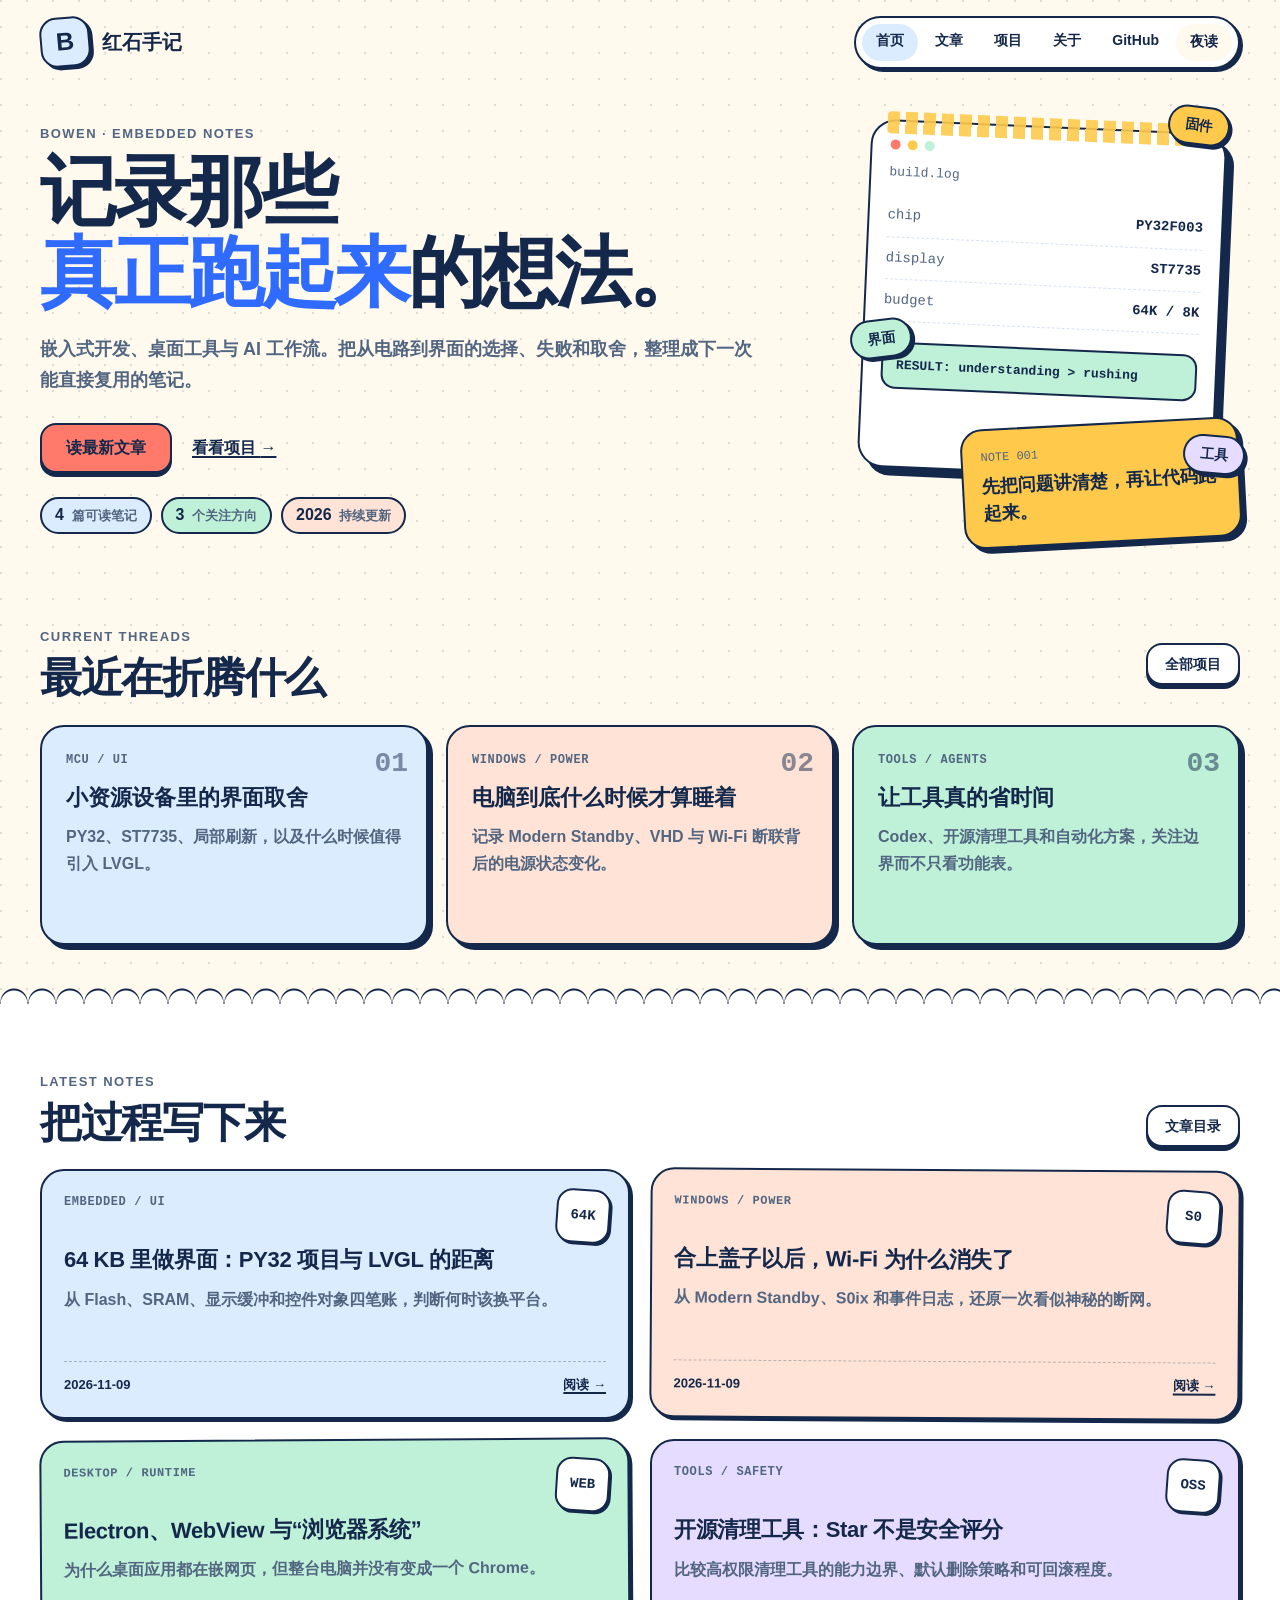
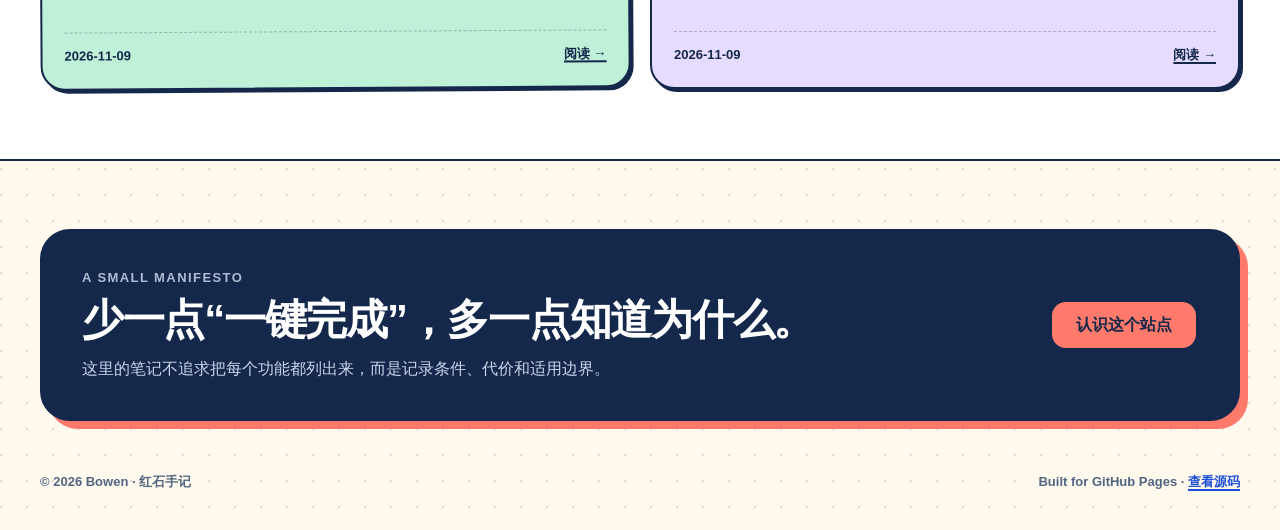
<file: index.html>
<!doctype html>
<html lang="zh-CN">
<head>
  <meta charset="utf-8">
  <meta name="viewport" content="width=device-width, initial-scale=1">
  <meta name="description" content="Bowen 的个人主页与技术笔记，记录嵌入式开发、桌面工具和 AI 工作流。">
  <title>Bowen · 红石手记</title>
  <link rel="stylesheet" href="assets/style.css">
</head>
<body>
  <a class="skip-link" href="#main">跳到正文</a>
  <header class="site-header">
    <div class="shell header-inner">
      <a class="brand" href="index.html" aria-label="红石手记首页">
        <span class="brand-mark">B</span>
        <span>红石手记</span>
      </a>
      <button class="nav-toggle" type="button" aria-expanded="false" aria-controls="site-nav">菜单</button>
      <nav class="nav-pill" id="site-nav" aria-label="主导航">
        <a href="index.html" aria-current="page">首页</a>
        <a href="blog.html">文章</a>
        <a href="projects.html">项目</a>
        <a href="about.html">关于</a>
        <a href="https://github.com/AZURE-UwU" rel="me noreferrer">GitHub</a>
        <button class="theme-toggle" type="button" aria-label="切换夜间主题">夜读</button>
      </nav>
    </div>
  </header>

  <main id="main">
    <section class="hero shell">
      <div class="hero-copy">
        <p class="eyebrow">BOWEN · EMBEDDED NOTES</p>
        <h1>记录那些<br><em>真正跑起来</em>的想法。</h1>
        <p class="hero-lead">嵌入式开发、桌面工具与 AI 工作流。把从电路到界面的选择、失败和取舍，整理成下一次能直接复用的笔记。</p>
        <div class="hero-actions">
          <a class="primary-button" href="blog.html">读最新文章</a>
          <a class="text-link" href="projects.html">看看项目 <span aria-hidden="true">→</span></a>
        </div>
        <ul class="stats" aria-label="站点概览">
          <li><strong>4</strong> 篇可读笔记</li>
          <li><strong>3</strong> 个关注方向</li>
          <li><strong>2026</strong> 持续更新</li>
        </ul>
      </div>

      <div class="hero-board" aria-hidden="true">
        <div class="board-card terminal-card">
          <div class="terminal-top"><span></span><span></span><span></span></div>
          <p class="terminal-label">build.log</p>
          <div class="terminal-row"><span>chip</span><b>PY32F003</b></div>
          <div class="terminal-row"><span>display</span><b>ST7735</b></div>
          <div class="terminal-row"><span>budget</span><b>64K / 8K</b></div>
          <p class="terminal-ok">RESULT: understanding &gt; rushing</p>
        </div>
        <div class="board-note">
          <span class="note-index">NOTE 001</span>
          <strong>先把问题讲清楚，再让代码跑起来。</strong>
        </div>
        <span class="sticker sticker-one">固件</span>
        <span class="sticker sticker-two">界面</span>
        <span class="sticker sticker-three">工具</span>
      </div>
    </section>

    <section class="topic-section shell">
      <div class="section-heading compact">
        <div>
          <p class="eyebrow">CURRENT THREADS</p>
          <h2>最近在折腾什么</h2>
        </div>
        <a class="outline-button" href="projects.html">全部项目</a>
      </div>
      <div class="topic-grid">
        <article class="topic-card tone-sky">
          <span class="topic-number">01</span>
          <p class="topic-kicker">MCU / UI</p>
          <h3>小资源设备里的界面取舍</h3>
          <p>PY32、ST7735、局部刷新，以及什么时候值得引入 LVGL。</p>
        </article>
        <article class="topic-card tone-peach">
          <span class="topic-number">02</span>
          <p class="topic-kicker">WINDOWS / POWER</p>
          <h3>电脑到底什么时候才算睡着</h3>
          <p>记录 Modern Standby、VHD 与 Wi‑Fi 断联背后的电源状态变化。</p>
        </article>
        <article class="topic-card tone-mint">
          <span class="topic-number">03</span>
          <p class="topic-kicker">TOOLS / AGENTS</p>
          <h3>让工具真的省时间</h3>
          <p>Codex、开源清理工具和自动化方案，关注边界而不只看功能表。</p>
        </article>
      </div>
    </section>

    <section class="paper-band">
      <div class="paper-band-inner shell">
        <div class="section-heading">
          <div>
            <p class="eyebrow">LATEST NOTES</p>
            <h2>把过程写下来</h2>
          </div>
          <a class="outline-button" href="blog.html">文章目录</a>
        </div>

        <div class="post-grid home-posts">
          <article class="post-card tone-sky">
            <div class="post-mark">64K</div>
            <p class="post-route">EMBEDDED / UI</p>
            <h3><a href="posts/lvgl-on-py32.html">64 KB 里做界面：PY32 项目与 LVGL 的距离</a></h3>
            <p>从 Flash、SRAM、显示缓冲和控件对象四笔账，判断何时该换平台。</p>
            <div class="post-footer">
              <span>2026-11-09</span>
              <a href="posts/lvgl-on-py32.html" aria-label="阅读文章：64 KB 里做界面">阅读 →</a>
            </div>
          </article>
          <article class="post-card tone-peach">
            <div class="post-mark">S0</div>
            <p class="post-route">WINDOWS / POWER</p>
            <h3><a href="posts/modern-standby-wifi.html">合上盖子以后，Wi‑Fi 为什么消失了</a></h3>
            <p>从 Modern Standby、S0ix 和事件日志，还原一次看似神秘的断网。</p>
            <div class="post-footer">
              <span>2026-11-09</span>
              <a href="posts/modern-standby-wifi.html" aria-label="阅读文章：合上盖子以后">阅读 →</a>
            </div>
          </article>
          <article class="post-card tone-mint">
            <div class="post-mark">WEB</div>
            <p class="post-route">DESKTOP / RUNTIME</p>
            <h3><a href="posts/electron-webview.html">Electron、WebView 与“浏览器系统”</a></h3>
            <p>为什么桌面应用都在嵌网页，但整台电脑并没有变成一个 Chrome。</p>
            <div class="post-footer">
              <span>2026-11-09</span>
              <a href="posts/electron-webview.html" aria-label="阅读文章：Electron、WebView 与浏览器系统">阅读 →</a>
            </div>
          </article>
          <article class="post-card tone-lilac">
            <div class="post-mark">OSS</div>
            <p class="post-route">TOOLS / SAFETY</p>
            <h3><a href="posts/open-source-cleaners.html">开源清理工具：Star 不是安全评分</a></h3>
            <p>比较高权限清理工具的能力边界、默认删除策略和可回滚程度。</p>
            <div class="post-footer">
              <span>2026-11-09</span>
              <a href="posts/open-source-cleaners.html" aria-label="阅读文章：开源清理工具">阅读 →</a>
            </div>
          </article>
        </div>
      </div>
    </section>

    <section class="closing-shell shell">
      <div>
        <p class="eyebrow">A SMALL MANIFESTO</p>
        <h2>少一点“一键完成”，多一点知道为什么。</h2>
        <p>这里的笔记不追求把每个功能都列出来，而是记录条件、代价和适用边界。</p>
      </div>
      <a class="primary-button" href="about.html">认识这个站点</a>
    </section>
  </main>

  <footer class="site-footer shell">
    <p>© 2026 Bowen · 红石手记</p>
    <p>Built for GitHub Pages · <a href="https://github.com/AZURE-UwU">查看源码</a></p>
  </footer>
  <script src="assets/site.js"></script>
</body>
</html>
</file>
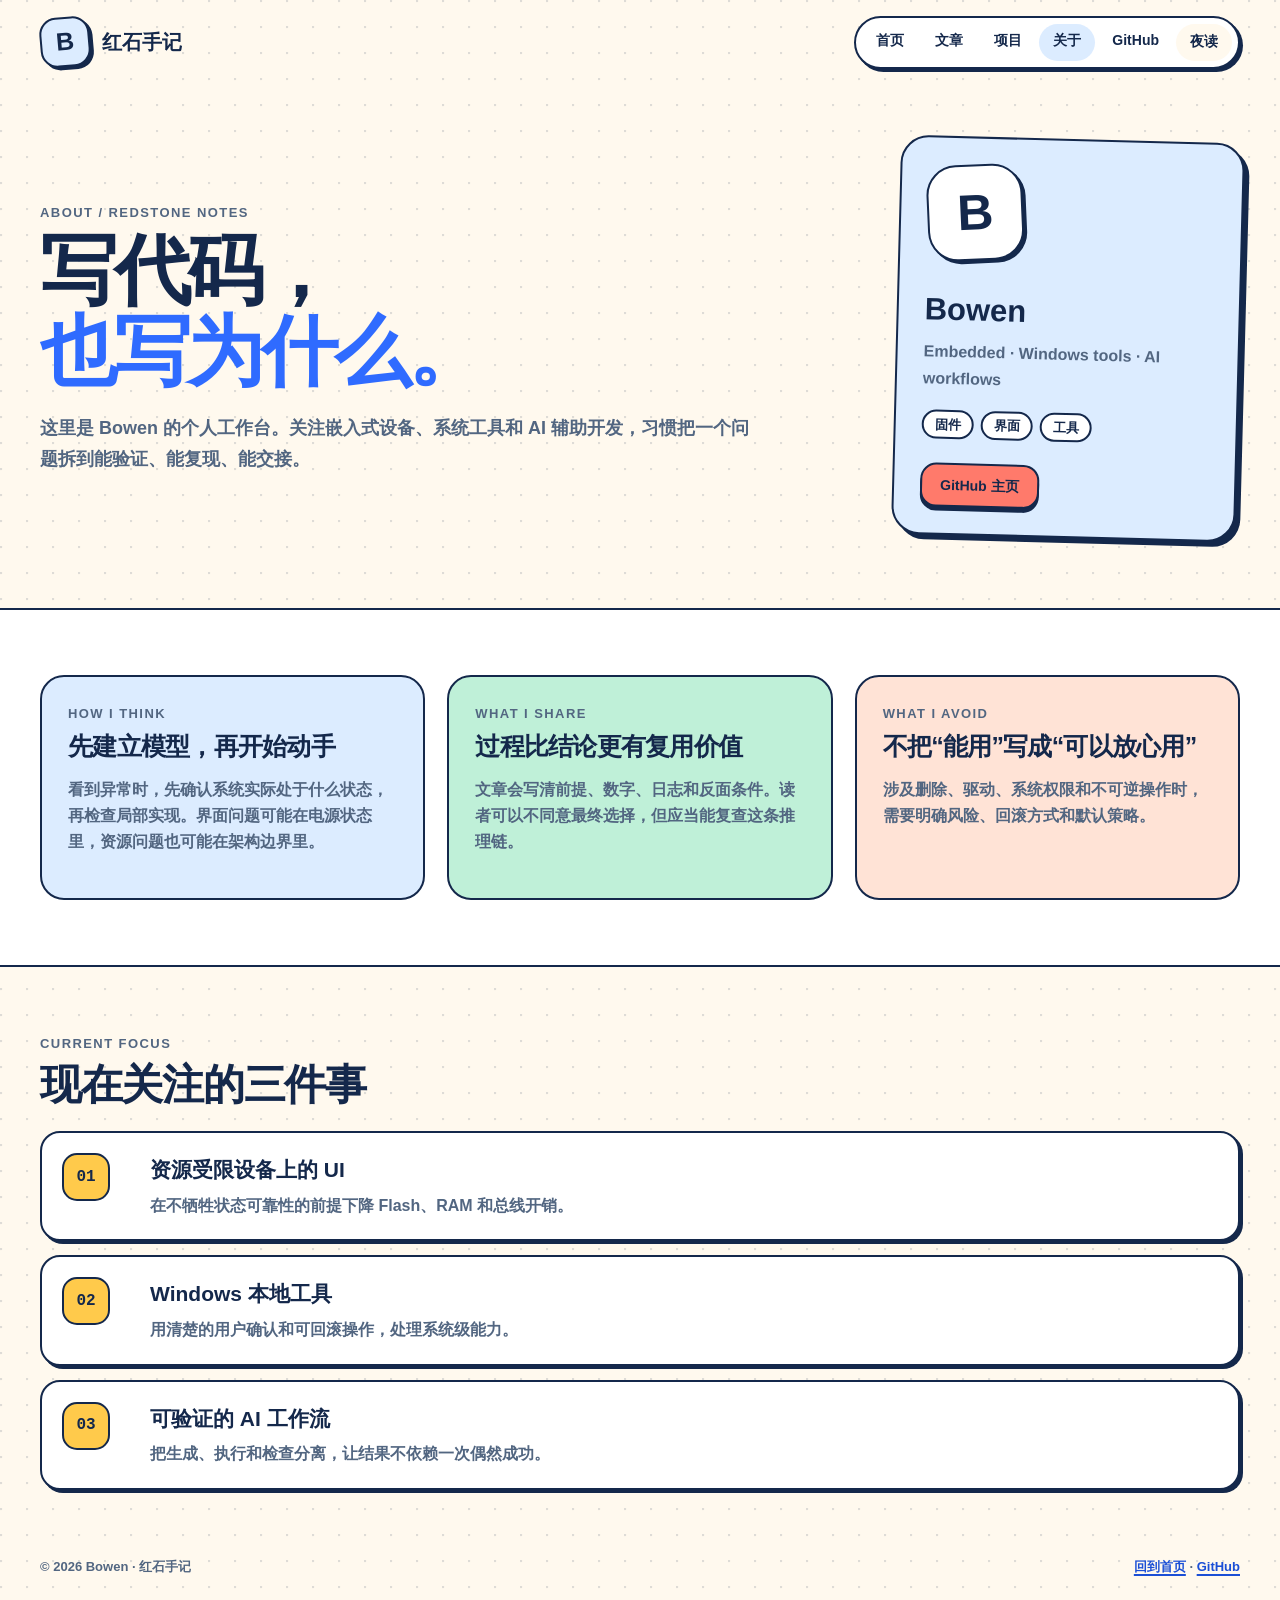
<file: about.html>
<!doctype html>
<html lang="zh-CN">
<head>
  <meta charset="utf-8">
  <meta name="viewport" content="width=device-width, initial-scale=1">
  <meta name="description" content="关于 Bowen 和红石手记。">
  <title>关于 · 红石手记</title>
  <link rel="stylesheet" href="assets/style.css">
</head>
<body>
  <a class="skip-link" href="#main">跳到正文</a>
  <header class="site-header">
    <div class="shell header-inner">
      <a class="brand" href="index.html"><span class="brand-mark">B</span><span>红石手记</span></a>
      <button class="nav-toggle" type="button" aria-expanded="false" aria-controls="site-nav">菜单</button>
      <nav class="nav-pill" id="site-nav" aria-label="主导航">
        <a href="index.html">首页</a>
        <a href="blog.html">文章</a>
        <a href="projects.html">项目</a>
        <a href="about.html" aria-current="page">关于</a>
        <a href="https://github.com/AZURE-UwU" rel="me noreferrer">GitHub</a>
        <button class="theme-toggle" type="button" aria-label="切换夜间主题">夜读</button>
      </nav>
    </div>
  </header>

  <main id="main">
    <section class="about-hero shell">
      <div>
        <p class="eyebrow">ABOUT / REDSTONE NOTES</p>
        <h1>写代码，<br><em>也写为什么。</em></h1>
        <p class="hero-lead">这里是 Bowen 的个人工作台。关注嵌入式设备、系统工具和 AI 辅助开发，习惯把一个问题拆到能验证、能复现、能交接。</p>
      </div>
      <aside class="profile-card">
        <span class="profile-mark">B</span>
        <h2>Bowen</h2>
        <p>Embedded · Windows tools · AI workflows</p>
        <div class="profile-tags"><span>固件</span><span>界面</span><span>工具</span></div>
        <a class="primary-button small" href="https://github.com/AZURE-UwU">GitHub 主页</a>
      </aside>
    </section>

    <section class="story-band">
      <div class="shell story-grid">
        <article>
          <p class="eyebrow">HOW I THINK</p>
          <h2>先建立模型，再开始动手</h2>
          <p>看到异常时，先确认系统实际处于什么状态，再检查局部实现。界面问题可能在电源状态里，资源问题也可能在架构边界里。</p>
        </article>
        <article>
          <p class="eyebrow">WHAT I SHARE</p>
          <h2>过程比结论更有复用价值</h2>
          <p>文章会写清前提、数字、日志和反面条件。读者可以不同意最终选择，但应当能复查这条推理链。</p>
        </article>
        <article>
          <p class="eyebrow">WHAT I AVOID</p>
          <h2>不把“能用”写成“可以放心用”</h2>
          <p>涉及删除、驱动、系统权限和不可逆操作时，需要明确风险、回滚方式和默认策略。</p>
        </article>
      </div>
    </section>

    <section class="timeline shell">
      <div class="section-heading">
        <div><p class="eyebrow">CURRENT FOCUS</p><h2>现在关注的三件事</h2></div>
      </div>
      <ol class="timeline-list">
        <li><span>01</span><div><h3>资源受限设备上的 UI</h3><p>在不牺牲状态可靠性的前提下降 Flash、RAM 和总线开销。</p></div></li>
        <li><span>02</span><div><h3>Windows 本地工具</h3><p>用清楚的用户确认和可回滚操作，处理系统级能力。</p></div></li>
        <li><span>03</span><div><h3>可验证的 AI 工作流</h3><p>把生成、执行和检查分离，让结果不依赖一次偶然成功。</p></div></li>
      </ol>
    </section>
  </main>

  <footer class="site-footer shell">
    <p>© 2026 Bowen · 红石手记</p>
    <p><a href="index.html">回到首页</a> · <a href="https://github.com/AZURE-UwU">GitHub</a></p>
  </footer>
  <script src="assets/site.js"></script>
</body>
</html>
</file>
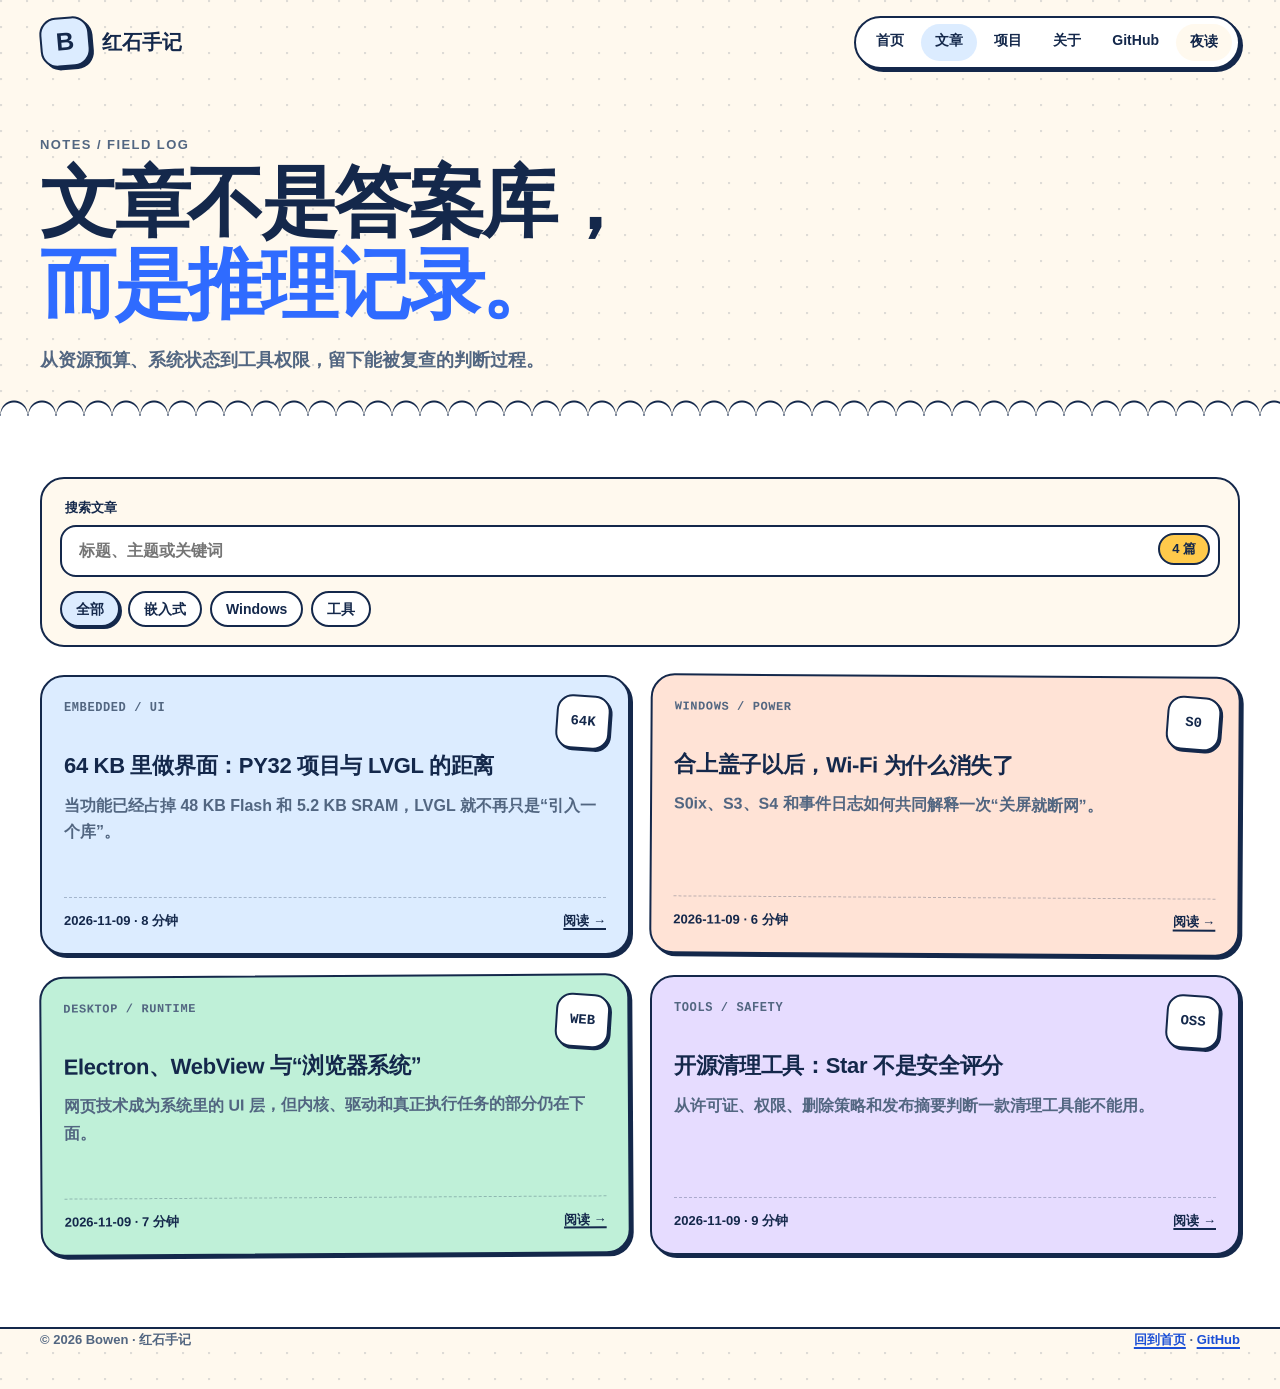
<file: blog.html>
<!doctype html>
<html lang="zh-CN">
<head>
  <meta charset="utf-8">
  <meta name="viewport" content="width=device-width, initial-scale=1">
  <meta name="description" content="Bowen 的技术文章目录，记录嵌入式、Windows 与开发工具。">
  <title>文章目录 · 红石手记</title>
  <link rel="stylesheet" href="assets/style.css">
</head>
<body>
  <a class="skip-link" href="#main">跳到正文</a>
  <header class="site-header">
    <div class="shell header-inner">
      <a class="brand" href="index.html"><span class="brand-mark">B</span><span>红石手记</span></a>
      <button class="nav-toggle" type="button" aria-expanded="false" aria-controls="site-nav">菜单</button>
      <nav class="nav-pill" id="site-nav" aria-label="主导航">
        <a href="index.html">首页</a>
        <a href="blog.html" aria-current="page">文章</a>
        <a href="projects.html">项目</a>
        <a href="about.html">关于</a>
        <a href="https://github.com/AZURE-UwU" rel="me noreferrer">GitHub</a>
        <button class="theme-toggle" type="button" aria-label="切换夜间主题">夜读</button>
      </nav>
    </div>
  </header>

  <main id="main">
    <section class="listing-hero shell">
      <p class="eyebrow">NOTES / FIELD LOG</p>
      <h1>文章不是答案库，<br><em>而是推理记录。</em></h1>
      <p>从资源预算、系统状态到工具权限，留下能被复查的判断过程。</p>
    </section>

    <section class="listing-surface">
      <div class="listing-inner shell">
        <div class="filter-panel">
          <label class="search-label" for="post-search">搜索文章</label>
          <div class="search-wrap">
            <input id="post-search" type="search" placeholder="标题、主题或关键词" autocomplete="off">
            <span id="post-count" class="result-count">4 篇</span>
          </div>
          <div class="filter-chips" role="group" aria-label="按主题筛选">
            <button type="button" data-filter="all" aria-pressed="true">全部</button>
            <button type="button" data-filter="embedded" aria-pressed="false">嵌入式</button>
            <button type="button" data-filter="windows" aria-pressed="false">Windows</button>
            <button type="button" data-filter="tools" aria-pressed="false">工具</button>
          </div>
        </div>

        <div class="post-grid listing-grid" id="post-grid">
          <article class="post-card tone-sky" data-tags="embedded tools">
            <div class="post-mark">64K</div>
            <p class="post-route">EMBEDDED / UI</p>
            <h2><a href="posts/lvgl-on-py32.html">64 KB 里做界面：PY32 项目与 LVGL 的距离</a></h2>
            <p>当功能已经占掉 48 KB Flash 和 5.2 KB SRAM，LVGL 就不再只是“引入一个库”。</p>
            <div class="post-footer"><span>2026-11-09 · 8 分钟</span><a href="posts/lvgl-on-py32.html">阅读 →</a></div>
          </article>
          <article class="post-card tone-peach" data-tags="windows embedded">
            <div class="post-mark">S0</div>
            <p class="post-route">WINDOWS / POWER</p>
            <h2><a href="posts/modern-standby-wifi.html">合上盖子以后，Wi‑Fi 为什么消失了</a></h2>
            <p>S0ix、S3、S4 和事件日志如何共同解释一次“关屏就断网”。</p>
            <div class="post-footer"><span>2026-11-09 · 6 分钟</span><a href="posts/modern-standby-wifi.html">阅读 →</a></div>
          </article>
          <article class="post-card tone-mint" data-tags="tools embedded">
            <div class="post-mark">WEB</div>
            <p class="post-route">DESKTOP / RUNTIME</p>
            <h2><a href="posts/electron-webview.html">Electron、WebView 与“浏览器系统”</a></h2>
            <p>网页技术成为系统里的 UI 层，但内核、驱动和真正执行任务的部分仍在下面。</p>
            <div class="post-footer"><span>2026-11-09 · 7 分钟</span><a href="posts/electron-webview.html">阅读 →</a></div>
          </article>
          <article class="post-card tone-lilac" data-tags="tools windows">
            <div class="post-mark">OSS</div>
            <p class="post-route">TOOLS / SAFETY</p>
            <h2><a href="posts/open-source-cleaners.html">开源清理工具：Star 不是安全评分</a></h2>
            <p>从许可证、权限、删除策略和发布摘要判断一款清理工具能不能用。</p>
            <div class="post-footer"><span>2026-11-09 · 9 分钟</span><a href="posts/open-source-cleaners.html">阅读 →</a></div>
          </article>
        </div>
        <p class="empty-state" id="empty-state" hidden>没有匹配的文章，换个关键词试试。</p>
      </div>
    </section>
  </main>

  <footer class="site-footer shell">
    <p>© 2026 Bowen · 红石手记</p>
    <p><a href="index.html">回到首页</a> · <a href="https://github.com/AZURE-UwU">GitHub</a></p>
  </footer>
  <script src="assets/site.js"></script>
</body>
</html>
</file>
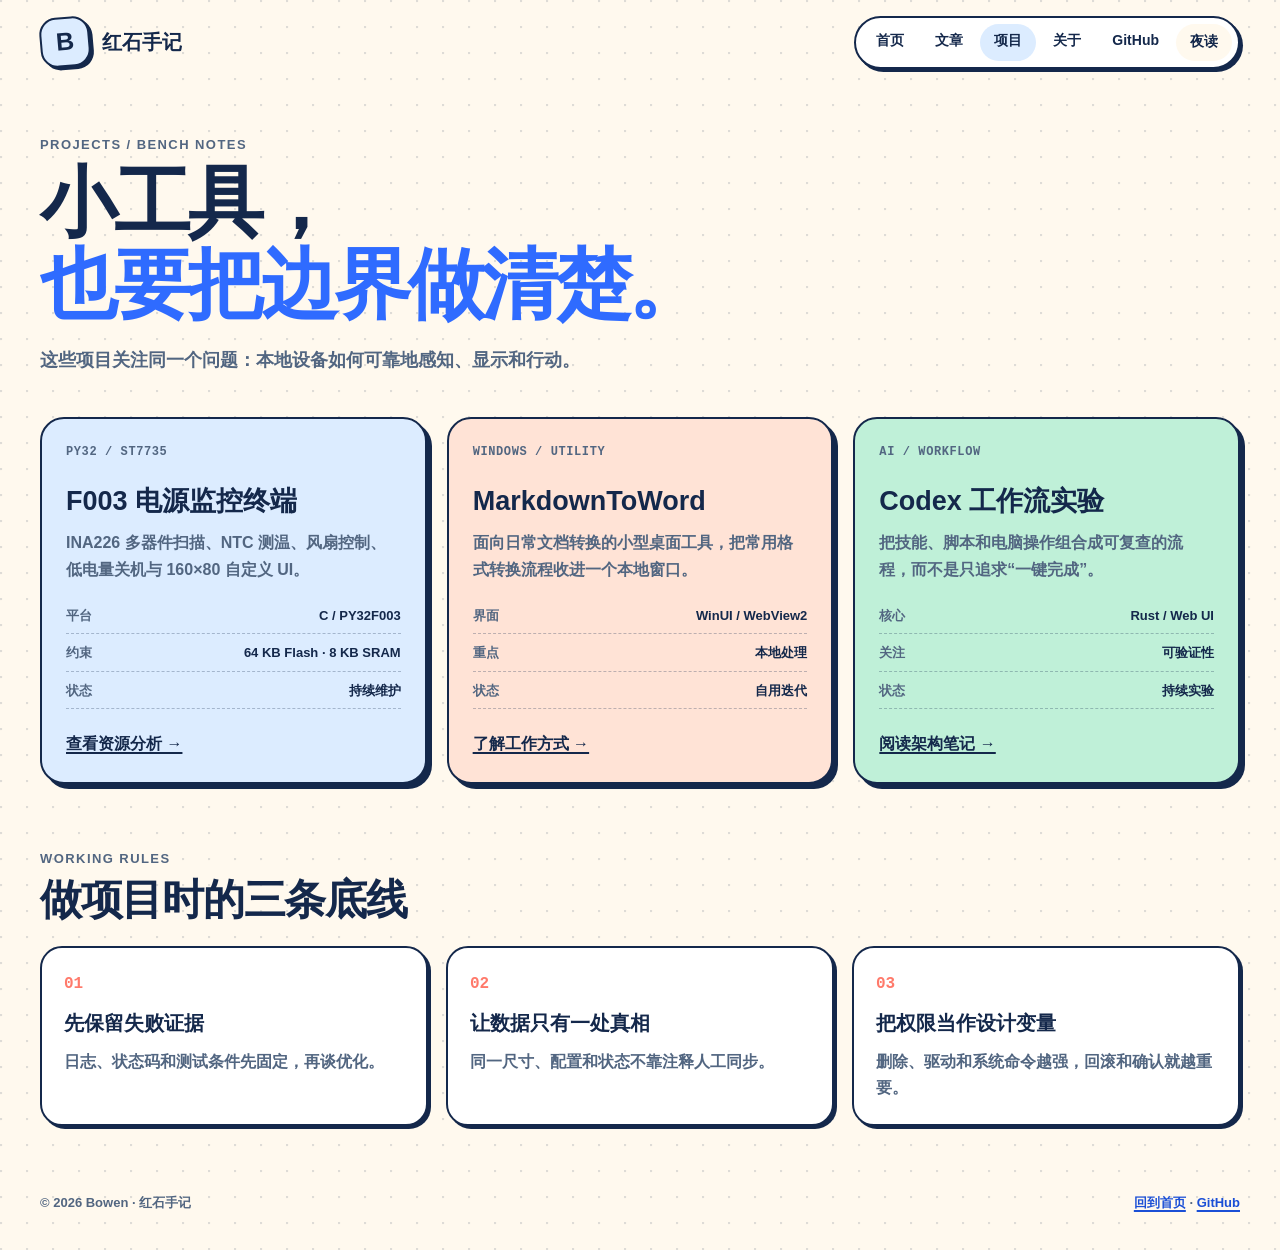
<file: projects.html>
<!doctype html>
<html lang="zh-CN">
<head>
  <meta charset="utf-8">
  <meta name="viewport" content="width=device-width, initial-scale=1">
  <meta name="description" content="Bowen 的嵌入式、桌面工具与 AI 工作流项目。">
  <title>项目 · 红石手记</title>
  <link rel="stylesheet" href="assets/style.css">
</head>
<body>
  <a class="skip-link" href="#main">跳到正文</a>
  <header class="site-header">
    <div class="shell header-inner">
      <a class="brand" href="index.html"><span class="brand-mark">B</span><span>红石手记</span></a>
      <button class="nav-toggle" type="button" aria-expanded="false" aria-controls="site-nav">菜单</button>
      <nav class="nav-pill" id="site-nav" aria-label="主导航">
        <a href="index.html">首页</a>
        <a href="blog.html">文章</a>
        <a href="projects.html" aria-current="page">项目</a>
        <a href="about.html">关于</a>
        <a href="https://github.com/AZURE-UwU" rel="me noreferrer">GitHub</a>
        <button class="theme-toggle" type="button" aria-label="切换夜间主题">夜读</button>
      </nav>
    </div>
  </header>

  <main id="main">
    <section class="listing-hero shell">
      <p class="eyebrow">PROJECTS / BENCH NOTES</p>
      <h1>小工具，<br><em>也要把边界做清楚。</em></h1>
      <p>这些项目关注同一个问题：本地设备如何可靠地感知、显示和行动。</p>
    </section>

    <section class="project-wall shell">
      <article class="project-card tone-sky">
        <p class="post-route">PY32 / ST7735</p>
        <h2>F003 电源监控终端</h2>
        <p>INA226 多器件扫描、NTC 测温、风扇控制、低电量关机与 160×80 自定义 UI。</p>
        <dl>
          <div><dt>平台</dt><dd>C / PY32F003</dd></div>
          <div><dt>约束</dt><dd>64 KB Flash · 8 KB SRAM</dd></div>
          <div><dt>状态</dt><dd>持续维护</dd></div>
        </dl>
        <a class="text-link" href="posts/lvgl-on-py32.html">查看资源分析 →</a>
      </article>
      <article class="project-card tone-peach">
        <p class="post-route">WINDOWS / UTILITY</p>
        <h2>MarkdownToWord</h2>
        <p>面向日常文档转换的小型桌面工具，把常用格式转换流程收进一个本地窗口。</p>
        <dl>
          <div><dt>界面</dt><dd>WinUI / WebView2</dd></div>
          <div><dt>重点</dt><dd>本地处理</dd></div>
          <div><dt>状态</dt><dd>自用迭代</dd></div>
        </dl>
        <a class="text-link" href="about.html">了解工作方式 →</a>
      </article>
      <article class="project-card tone-mint">
        <p class="post-route">AI / WORKFLOW</p>
        <h2>Codex 工作流实验</h2>
        <p>把技能、脚本和电脑操作组合成可复查的流程，而不是只追求“一键完成”。</p>
        <dl>
          <div><dt>核心</dt><dd>Rust / Web UI</dd></div>
          <div><dt>关注</dt><dd>可验证性</dd></div>
          <div><dt>状态</dt><dd>持续实验</dd></div>
        </dl>
        <a class="text-link" href="posts/electron-webview.html">阅读架构笔记 →</a>
      </article>
    </section>

    <section class="principles shell">
      <div class="section-heading">
        <div><p class="eyebrow">WORKING RULES</p><h2>做项目时的三条底线</h2></div>
      </div>
      <div class="principle-row">
        <article><span>01</span><h3>先保留失败证据</h3><p>日志、状态码和测试条件先固定，再谈优化。</p></article>
        <article><span>02</span><h3>让数据只有一处真相</h3><p>同一尺寸、配置和状态不靠注释人工同步。</p></article>
        <article><span>03</span><h3>把权限当作设计变量</h3><p>删除、驱动和系统命令越强，回滚和确认就越重要。</p></article>
      </div>
    </section>
  </main>

  <footer class="site-footer shell">
    <p>© 2026 Bowen · 红石手记</p>
    <p><a href="index.html">回到首页</a> · <a href="https://github.com/AZURE-UwU">GitHub</a></p>
  </footer>
  <script src="assets/site.js"></script>
</body>
</html>
</file>
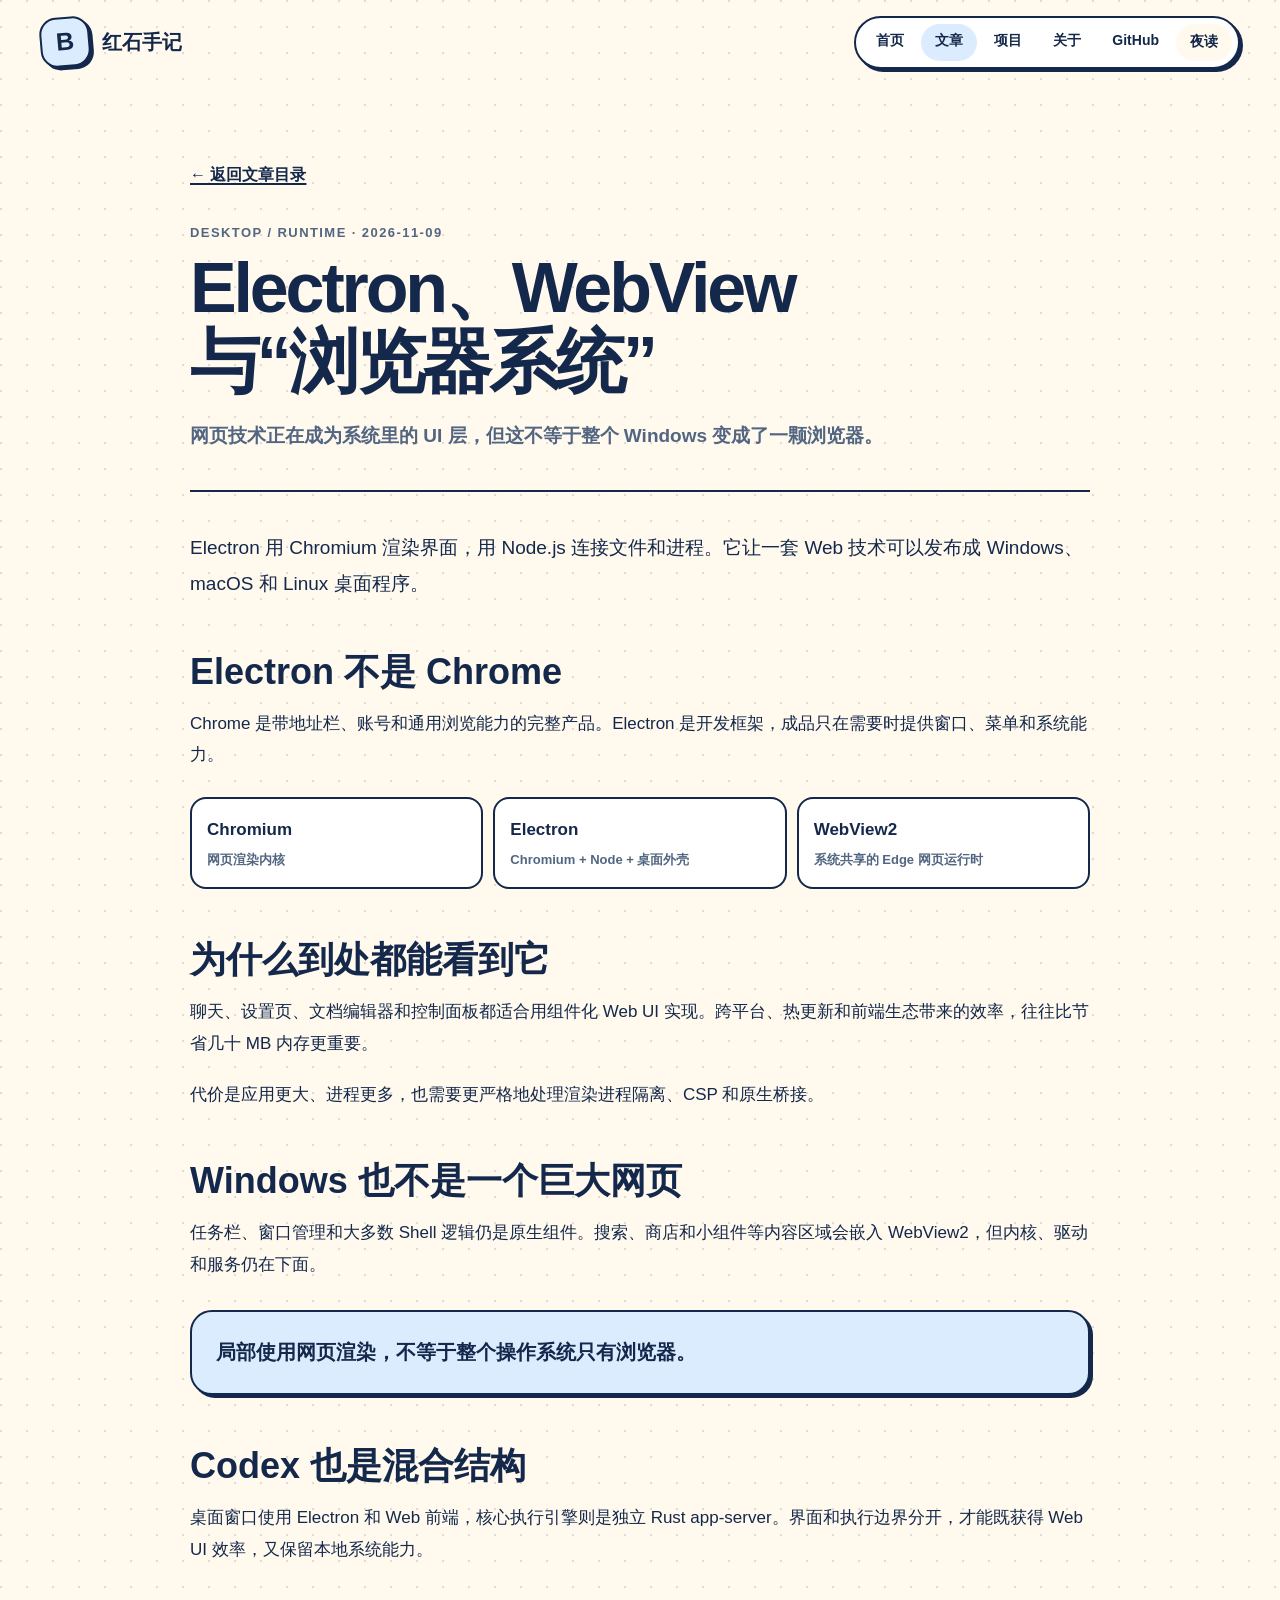
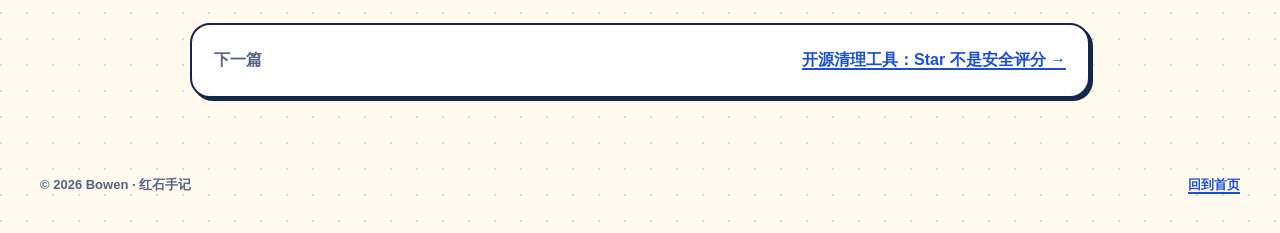
<file: posts/electron-webview.html>
<!doctype html>
<html lang="zh-CN">
<head>
  <meta charset="utf-8">
  <meta name="viewport" content="width=device-width, initial-scale=1">
  <meta name="description" content="解释 Electron、WebView2 与系统 UI 中浏览器引擎的关系。">
  <title>Electron、WebView 与“浏览器系统” · 红石手记</title>
  <link rel="stylesheet" href="../assets/style.css">
</head>
<body class="article-page">
  <a class="skip-link" href="#article">跳到正文</a>
  <header class="site-header">
    <div class="shell header-inner">
      <a class="brand" href="../index.html"><span class="brand-mark">B</span><span>红石手记</span></a>
      <button class="nav-toggle" type="button" aria-expanded="false" aria-controls="site-nav">菜单</button>
      <nav class="nav-pill" id="site-nav" aria-label="主导航">
        <a href="../index.html">首页</a><a href="../blog.html" aria-current="page">文章</a><a href="../projects.html">项目</a><a href="../about.html">关于</a><a href="https://github.com/AZURE-UwU">GitHub</a>
        <button class="theme-toggle" type="button" aria-label="切换夜间主题">夜读</button>
      </nav>
    </div>
  </header>

  <main id="article" class="article-shell">
    <header class="article-header">
      <a class="back-link" href="../blog.html">← 返回文章目录</a>
      <p class="eyebrow">DESKTOP / RUNTIME · 2026-11-09</p>
      <h1>Electron、WebView<br>与“浏览器系统”</h1>
      <p class="article-deck">网页技术正在成为系统里的 UI 层，但这不等于整个 Windows 变成了一颗浏览器。</p>
    </header>
    <article class="prose">
      <p>Electron 用 Chromium 渲染界面，用 Node.js 连接文件和进程。它让一套 Web 技术可以发布成 Windows、macOS 和 Linux 桌面程序。</p>
      <h2>Electron 不是 Chrome</h2>
      <p>Chrome 是带地址栏、账号和通用浏览能力的完整产品。Electron 是开发框架，成品只在需要时提供窗口、菜单和系统能力。</p>
      <div class="compare-grid">
        <div><strong>Chromium</strong><span>网页渲染内核</span></div>
        <div><strong>Electron</strong><span>Chromium + Node + 桌面外壳</span></div>
        <div><strong>WebView2</strong><span>系统共享的 Edge 网页运行时</span></div>
      </div>
      <h2>为什么到处都能看到它</h2>
      <p>聊天、设置页、文档编辑器和控制面板都适合用组件化 Web UI 实现。跨平台、热更新和前端生态带来的效率，往往比节省几十 MB 内存更重要。</p>
      <p>代价是应用更大、进程更多，也需要更严格地处理渲染进程隔离、CSP 和原生桥接。</p>
      <h2>Windows 也不是一个巨大网页</h2>
      <p>任务栏、窗口管理和大多数 Shell 逻辑仍是原生组件。搜索、商店和小组件等内容区域会嵌入 WebView2，但内核、驱动和服务仍在下面。</p>
      <blockquote>局部使用网页渲染，不等于整个操作系统只有浏览器。</blockquote>
      <h2>Codex 也是混合结构</h2>
      <p>桌面窗口使用 Electron 和 Web 前端，核心执行引擎则是独立 Rust app-server。界面和执行边界分开，才能既获得 Web UI 效率，又保留本地系统能力。</p>
    </article>
    <nav class="article-next" aria-label="继续阅读">
      <span>下一篇</span>
      <a href="open-source-cleaners.html">开源清理工具：Star 不是安全评分 →</a>
    </nav>
  </main>
  <footer class="site-footer shell"><p>© 2026 Bowen · 红石手记</p><p><a href="../index.html">回到首页</a></p></footer>
  <script src="../assets/site.js"></script>
</body>
</html>
</file>
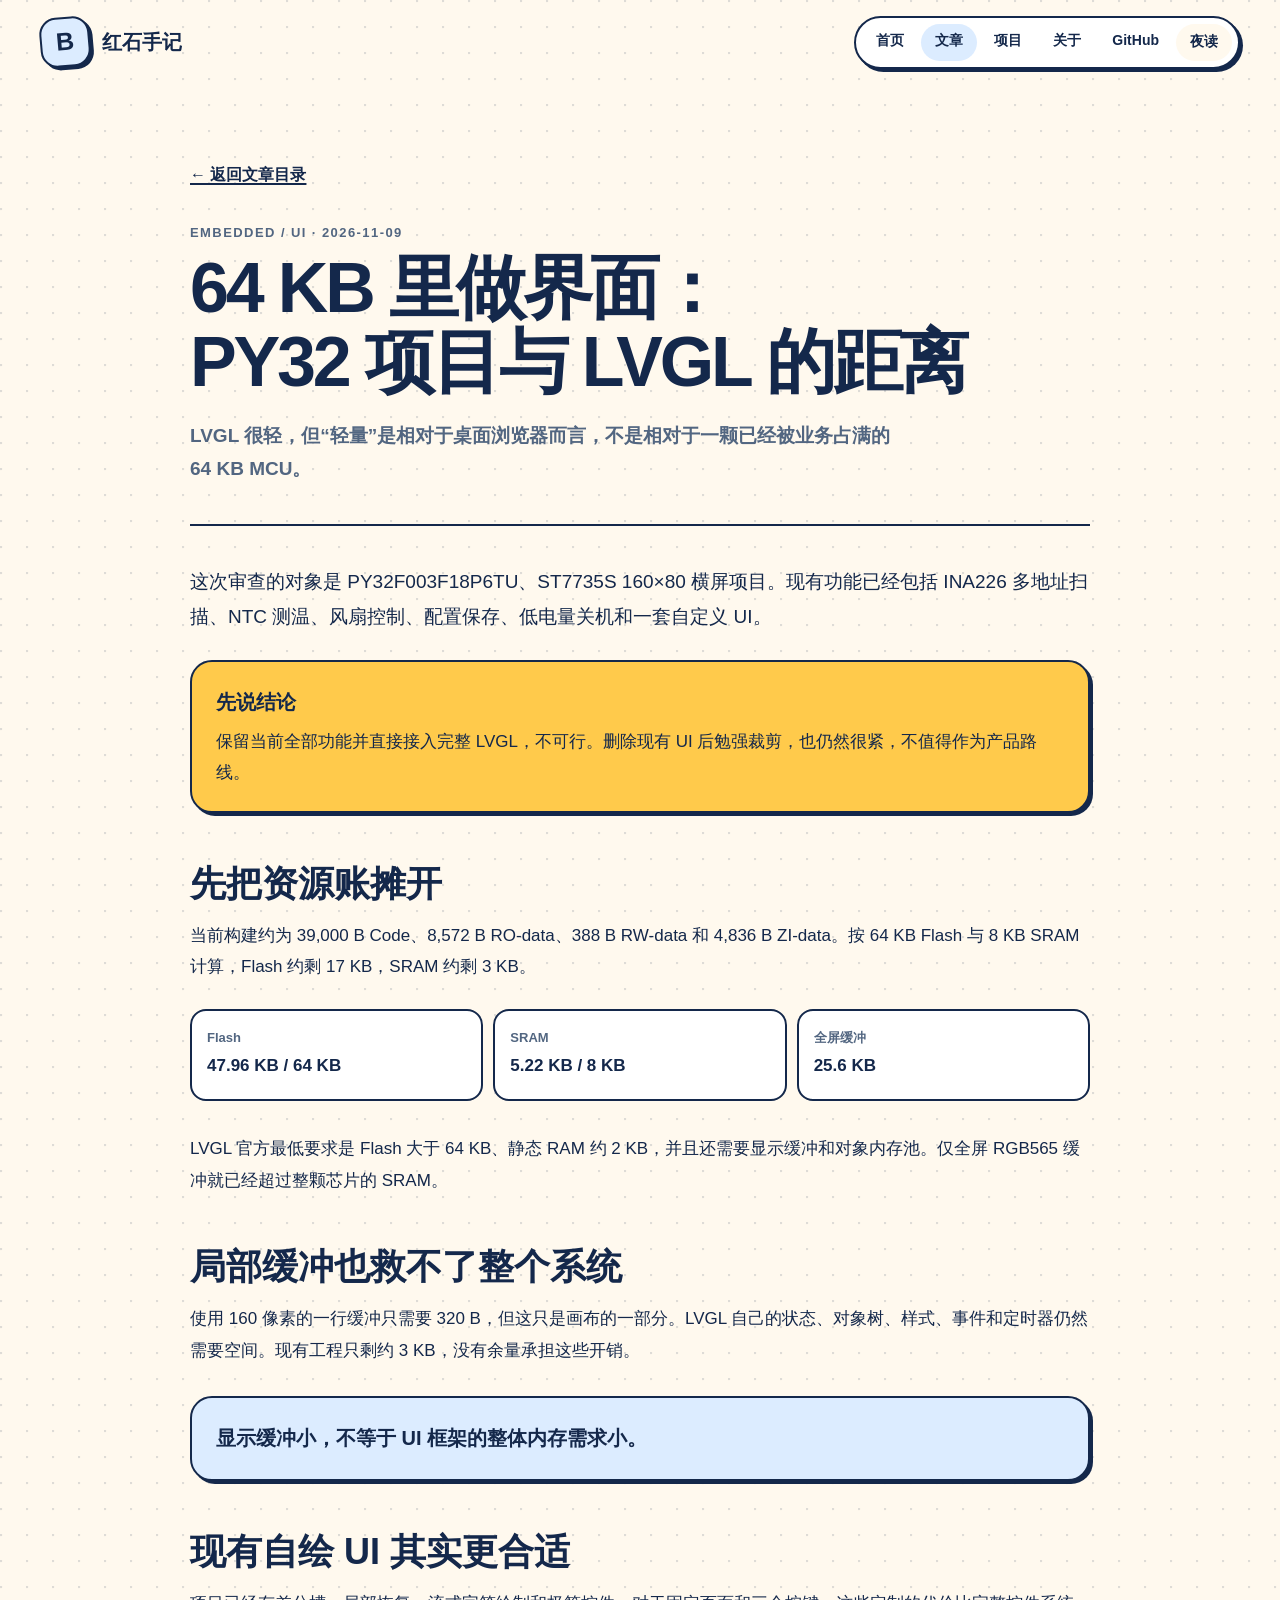
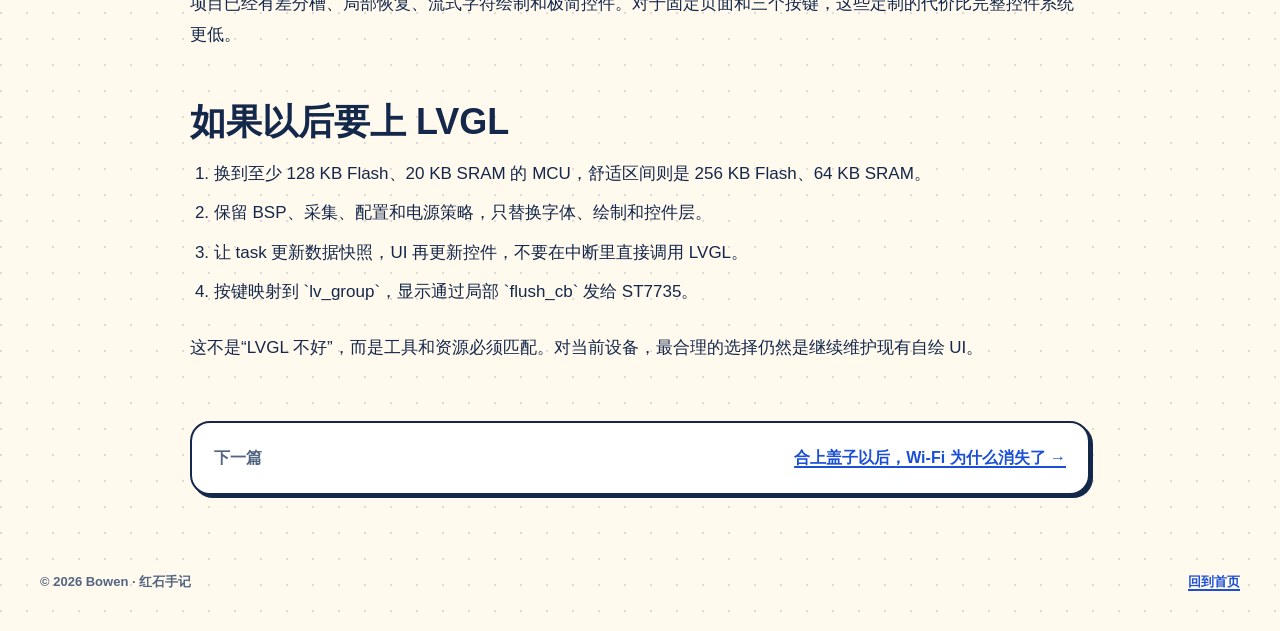
<file: posts/lvgl-on-py32.html>
<!doctype html>
<html lang="zh-CN">
<head>
  <meta charset="utf-8">
  <meta name="viewport" content="width=device-width, initial-scale=1">
  <meta name="description" content="分析 PY32F003 项目移植 LVGL 的 Flash、RAM 和显示缓冲预算。">
  <title>64 KB 里做界面 · 红石手记</title>
  <link rel="stylesheet" href="../assets/style.css">
</head>
<body class="article-page">
  <a class="skip-link" href="#article">跳到正文</a>
  <header class="site-header">
    <div class="shell header-inner">
      <a class="brand" href="../index.html"><span class="brand-mark">B</span><span>红石手记</span></a>
      <button class="nav-toggle" type="button" aria-expanded="false" aria-controls="site-nav">菜单</button>
      <nav class="nav-pill" id="site-nav" aria-label="主导航">
        <a href="../index.html">首页</a><a href="../blog.html" aria-current="page">文章</a><a href="../projects.html">项目</a><a href="../about.html">关于</a><a href="https://github.com/AZURE-UwU">GitHub</a>
        <button class="theme-toggle" type="button" aria-label="切换夜间主题">夜读</button>
      </nav>
    </div>
  </header>

  <main id="article" class="article-shell">
    <header class="article-header">
      <a class="back-link" href="../blog.html">← 返回文章目录</a>
      <p class="eyebrow">EMBEDDED / UI · 2026-11-09</p>
      <h1>64 KB 里做界面：<br>PY32 项目与 LVGL 的距离</h1>
      <p class="article-deck">LVGL 很轻，但“轻量”是相对于桌面浏览器而言，不是相对于一颗已经被业务占满的 64 KB MCU。</p>
    </header>

    <article class="prose">
      <p>这次审查的对象是 PY32F003F18P6TU、ST7735S 160×80 横屏项目。现有功能已经包括 INA226 多地址扫描、NTC 测温、风扇控制、配置保存、低电量关机和一套自定义 UI。</p>
      <div class="callout">
        <strong>先说结论</strong>
        <p>保留当前全部功能并直接接入完整 LVGL，不可行。删除现有 UI 后勉强裁剪，也仍然很紧，不值得作为产品路线。</p>
      </div>
      <h2>先把资源账摊开</h2>
      <p>当前构建约为 39,000 B Code、8,572 B RO-data、388 B RW-data 和 4,836 B ZI-data。按 64 KB Flash 与 8 KB SRAM 计算，Flash 约剩 17 KB，SRAM 约剩 3 KB。</p>
      <div class="data-strip">
        <div><span>Flash</span><strong>47.96 KB / 64 KB</strong></div>
        <div><span>SRAM</span><strong>5.22 KB / 8 KB</strong></div>
        <div><span>全屏缓冲</span><strong>25.6 KB</strong></div>
      </div>
      <p>LVGL 官方最低要求是 Flash 大于 64 KB、静态 RAM 约 2 KB，并且还需要显示缓冲和对象内存池。仅全屏 RGB565 缓冲就已经超过整颗芯片的 SRAM。</p>
      <h2>局部缓冲也救不了整个系统</h2>
      <p>使用 160 像素的一行缓冲只需要 320 B，但这只是画布的一部分。LVGL 自己的状态、对象树、样式、事件和定时器仍然需要空间。现有工程只剩约 3 KB，没有余量承担这些开销。</p>
      <blockquote>显示缓冲小，不等于 UI 框架的整体内存需求小。</blockquote>
      <h2>现有自绘 UI 其实更合适</h2>
      <p>项目已经有差分槽、局部恢复、流式字符绘制和极简控件。对于固定页面和三个按键，这些定制的代价比完整控件系统更低。</p>
      <h2>如果以后要上 LVGL</h2>
      <ol>
        <li>换到至少 128 KB Flash、20 KB SRAM 的 MCU，舒适区间则是 256 KB Flash、64 KB SRAM。</li>
        <li>保留 BSP、采集、配置和电源策略，只替换字体、绘制和控件层。</li>
        <li>让 task 更新数据快照，UI 再更新控件，不要在中断里直接调用 LVGL。</li>
        <li>按键映射到 `lv_group`，显示通过局部 `flush_cb` 发给 ST7735。</li>
      </ol>
      <p>这不是“LVGL 不好”，而是工具和资源必须匹配。对当前设备，最合理的选择仍然是继续维护现有自绘 UI。</p>
    </article>
    <nav class="article-next" aria-label="继续阅读">
      <span>下一篇</span>
      <a href="modern-standby-wifi.html">合上盖子以后，Wi‑Fi 为什么消失了 →</a>
    </nav>
  </main>

  <footer class="site-footer shell"><p>© 2026 Bowen · 红石手记</p><p><a href="../index.html">回到首页</a></p></footer>
  <script src="../assets/site.js"></script>
</body>
</html>
</file>
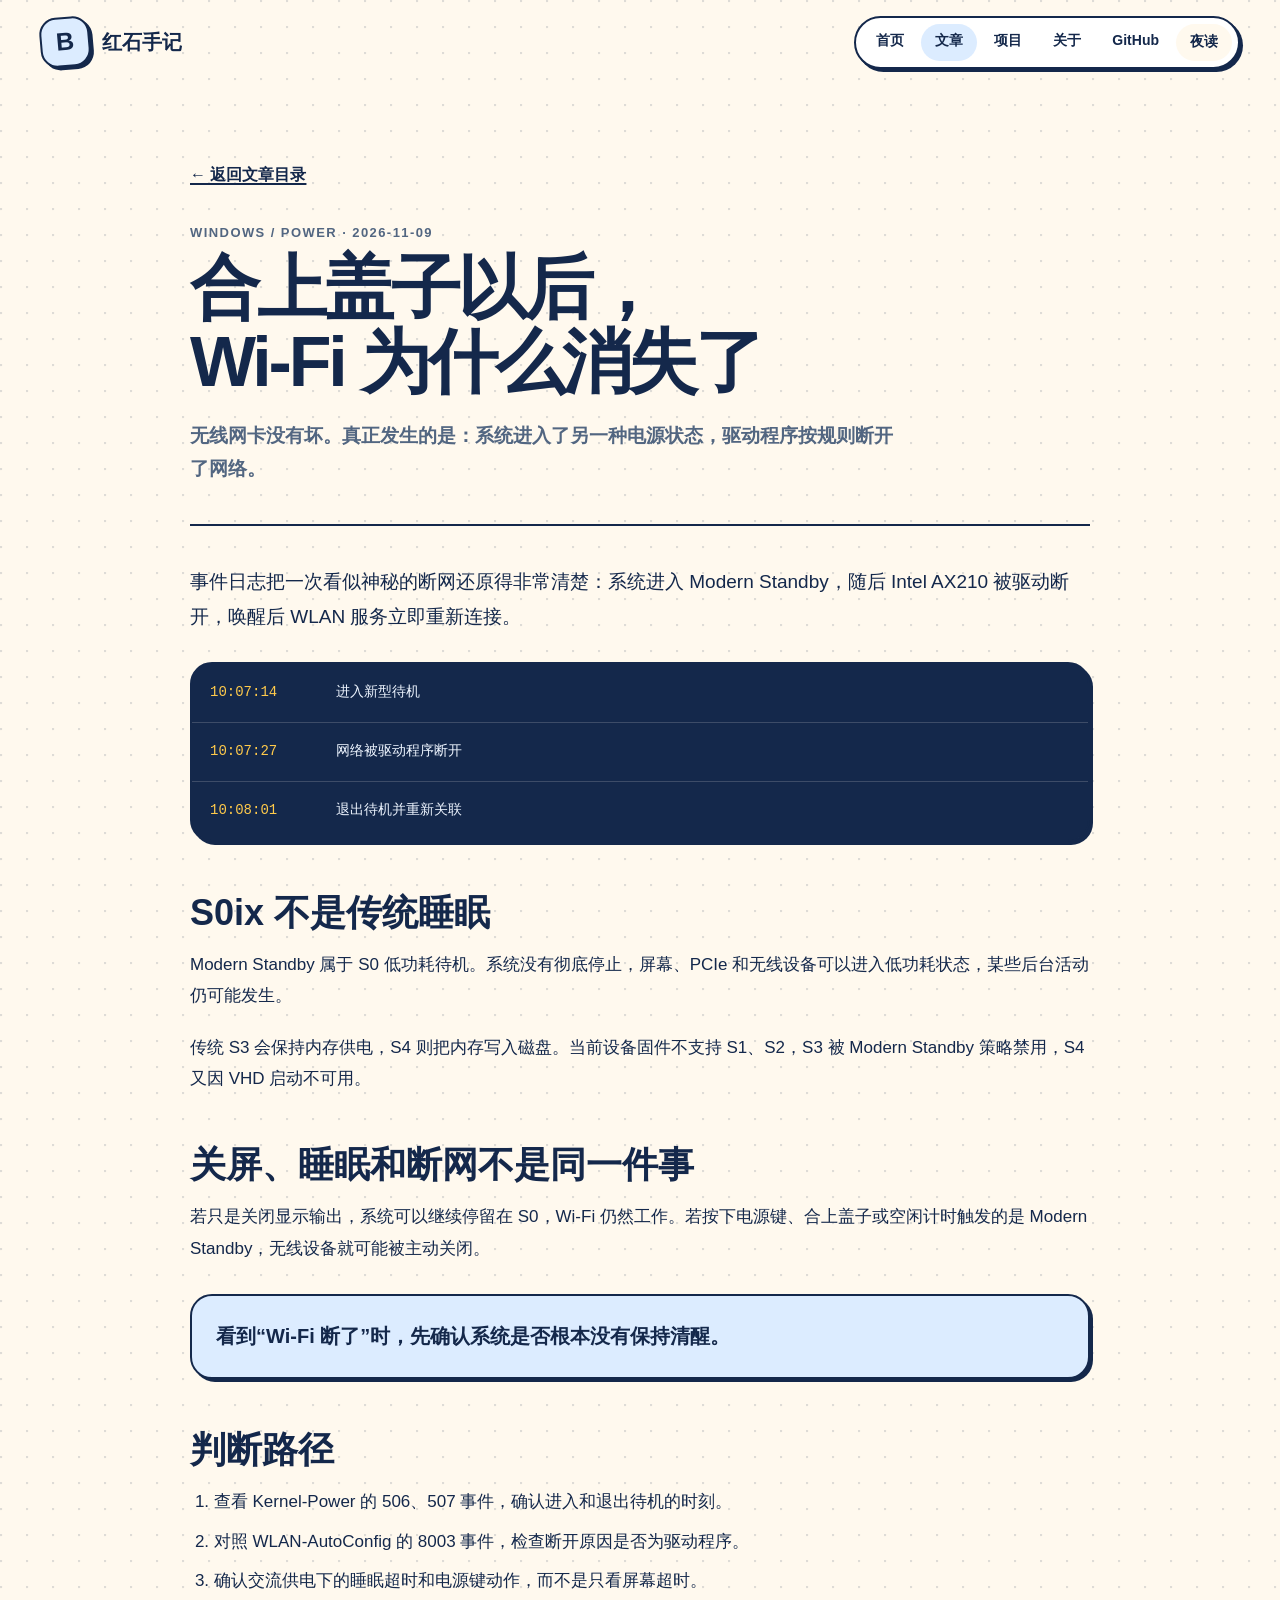
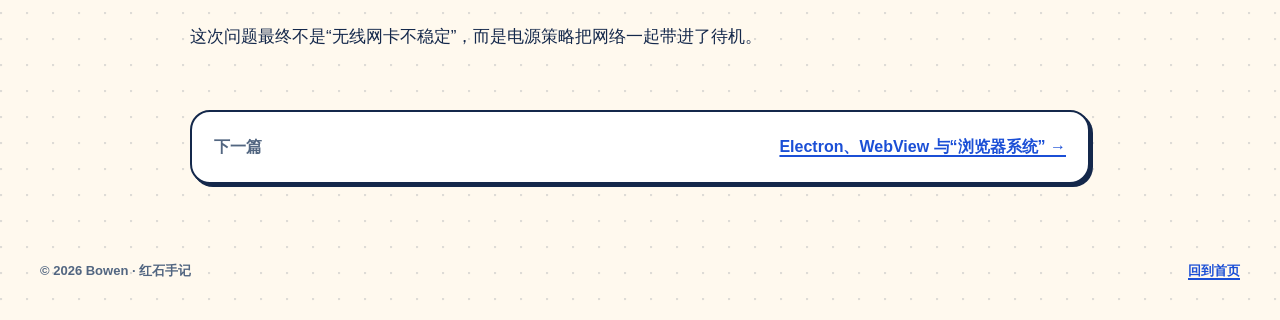
<file: posts/modern-standby-wifi.html>
<!doctype html>
<html lang="zh-CN">
<head>
  <meta charset="utf-8">
  <meta name="viewport" content="width=device-width, initial-scale=1">
  <meta name="description" content="解释 Windows Modern Standby 期间 Wi-Fi 被驱动断开的日志链路。">
  <title>合上盖子以后，Wi-Fi 为什么消失了 · 红石手记</title>
  <link rel="stylesheet" href="../assets/style.css">
</head>
<body class="article-page">
  <a class="skip-link" href="#article">跳到正文</a>
  <header class="site-header">
    <div class="shell header-inner">
      <a class="brand" href="../index.html"><span class="brand-mark">B</span><span>红石手记</span></a>
      <button class="nav-toggle" type="button" aria-expanded="false" aria-controls="site-nav">菜单</button>
      <nav class="nav-pill" id="site-nav" aria-label="主导航">
        <a href="../index.html">首页</a><a href="../blog.html" aria-current="page">文章</a><a href="../projects.html">项目</a><a href="../about.html">关于</a><a href="https://github.com/AZURE-UwU">GitHub</a>
        <button class="theme-toggle" type="button" aria-label="切换夜间主题">夜读</button>
      </nav>
    </div>
  </header>

  <main id="article" class="article-shell">
    <header class="article-header">
      <a class="back-link" href="../blog.html">← 返回文章目录</a>
      <p class="eyebrow">WINDOWS / POWER · 2026-11-09</p>
      <h1>合上盖子以后，<br>Wi‑Fi 为什么消失了</h1>
      <p class="article-deck">无线网卡没有坏。真正发生的是：系统进入了另一种电源状态，驱动程序按规则断开了网络。</p>
    </header>
    <article class="prose">
      <p>事件日志把一次看似神秘的断网还原得非常清楚：系统进入 Modern Standby，随后 Intel AX210 被驱动断开，唤醒后 WLAN 服务立即重新连接。</p>
      <div class="log-card">
        <div><time>10:07:14</time><span>进入新型待机</span></div>
        <div><time>10:07:27</time><span>网络被驱动程序断开</span></div>
        <div><time>10:08:01</time><span>退出待机并重新关联</span></div>
      </div>
      <h2>S0ix 不是传统睡眠</h2>
      <p>Modern Standby 属于 S0 低功耗待机。系统没有彻底停止，屏幕、PCIe 和无线设备可以进入低功耗状态，某些后台活动仍可能发生。</p>
      <p>传统 S3 会保持内存供电，S4 则把内存写入磁盘。当前设备固件不支持 S1、S2，S3 被 Modern Standby 策略禁用，S4 又因 VHD 启动不可用。</p>
      <h2>关屏、睡眠和断网不是同一件事</h2>
      <p>若只是关闭显示输出，系统可以继续停留在 S0，Wi‑Fi 仍然工作。若按下电源键、合上盖子或空闲计时触发的是 Modern Standby，无线设备就可能被主动关闭。</p>
      <blockquote>看到“Wi‑Fi 断了”时，先确认系统是否根本没有保持清醒。</blockquote>
      <h2>判断路径</h2>
      <ol>
        <li>查看 Kernel-Power 的 506、507 事件，确认进入和退出待机的时刻。</li>
        <li>对照 WLAN-AutoConfig 的 8003 事件，检查断开原因是否为驱动程序。</li>
        <li>确认交流供电下的睡眠超时和电源键动作，而不是只看屏幕超时。</li>
      </ol>
      <p>这次问题最终不是“无线网卡不稳定”，而是电源策略把网络一起带进了待机。</p>
    </article>
    <nav class="article-next" aria-label="继续阅读">
      <span>下一篇</span>
      <a href="electron-webview.html">Electron、WebView 与“浏览器系统” →</a>
    </nav>
  </main>
  <footer class="site-footer shell"><p>© 2026 Bowen · 红石手记</p><p><a href="../index.html">回到首页</a></p></footer>
  <script src="../assets/site.js"></script>
</body>
</html>
</file>
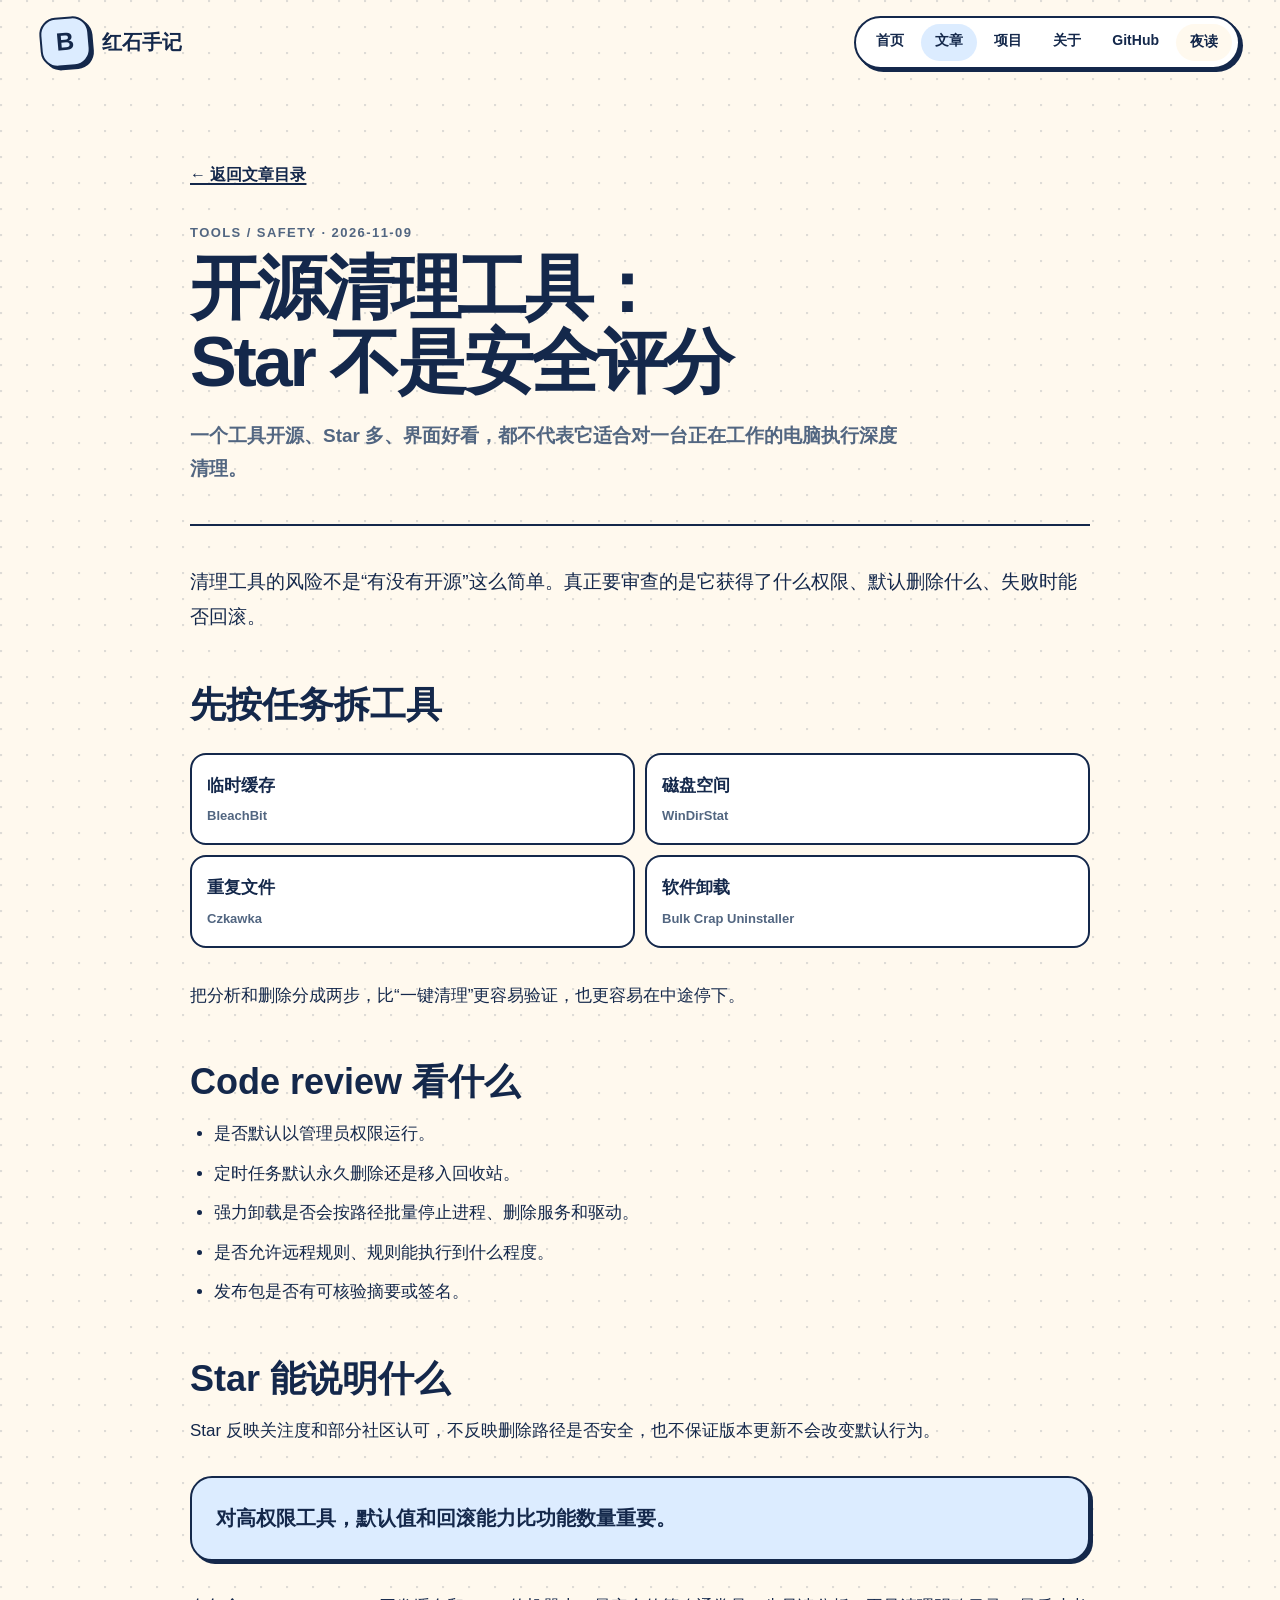
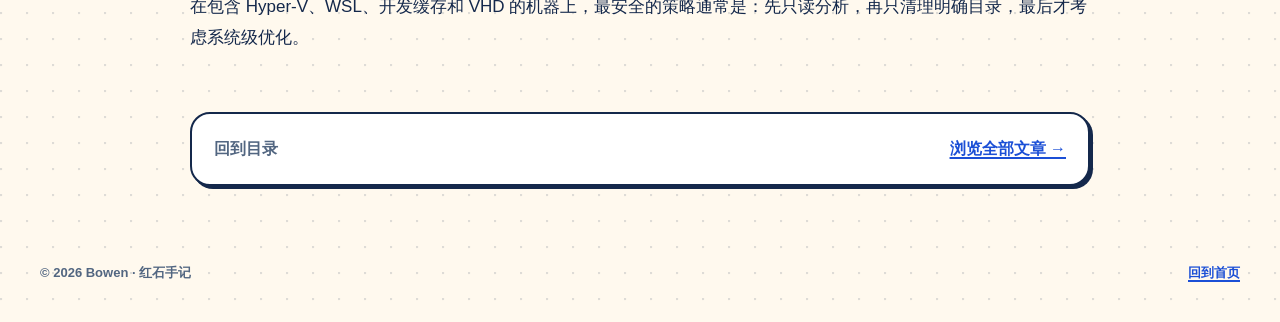
<file: posts/open-source-cleaners.html>
<!doctype html>
<html lang="zh-CN">
<head>
  <meta charset="utf-8">
  <meta name="viewport" content="width=device-width, initial-scale=1">
  <meta name="description" content="开源 Windows 清理工具的选择标准与权限风险。">
  <title>开源清理工具：Star 不是安全评分 · 红石手记</title>
  <link rel="stylesheet" href="../assets/style.css">
</head>
<body class="article-page">
  <a class="skip-link" href="#article">跳到正文</a>
  <header class="site-header">
    <div class="shell header-inner">
      <a class="brand" href="../index.html"><span class="brand-mark">B</span><span>红石手记</span></a>
      <button class="nav-toggle" type="button" aria-expanded="false" aria-controls="site-nav">菜单</button>
      <nav class="nav-pill" id="site-nav" aria-label="主导航">
        <a href="../index.html">首页</a><a href="../blog.html" aria-current="page">文章</a><a href="../projects.html">项目</a><a href="../about.html">关于</a><a href="https://github.com/AZURE-UwU">GitHub</a>
        <button class="theme-toggle" type="button" aria-label="切换夜间主题">夜读</button>
      </nav>
    </div>
  </header>

  <main id="article" class="article-shell">
    <header class="article-header">
      <a class="back-link" href="../blog.html">← 返回文章目录</a>
      <p class="eyebrow">TOOLS / SAFETY · 2026-11-09</p>
      <h1>开源清理工具：<br>Star 不是安全评分</h1>
      <p class="article-deck">一个工具开源、Star 多、界面好看，都不代表它适合对一台正在工作的电脑执行深度清理。</p>
    </header>
    <article class="prose">
      <p>清理工具的风险不是“有没有开源”这么简单。真正要审查的是它获得了什么权限、默认删除什么、失败时能否回滚。</p>
      <h2>先按任务拆工具</h2>
      <div class="tool-table">
        <div><strong>临时缓存</strong><span>BleachBit</span></div>
        <div><strong>磁盘空间</strong><span>WinDirStat</span></div>
        <div><strong>重复文件</strong><span>Czkawka</span></div>
        <div><strong>软件卸载</strong><span>Bulk Crap Uninstaller</span></div>
      </div>
      <p>把分析和删除分成两步，比“一键清理”更容易验证，也更容易在中途停下。</p>
      <h2>Code review 看什么</h2>
      <ul>
        <li>是否默认以管理员权限运行。</li>
        <li>定时任务默认永久删除还是移入回收站。</li>
        <li>强力卸载是否会按路径批量停止进程、删除服务和驱动。</li>
        <li>是否允许远程规则、规则能执行到什么程度。</li>
        <li>发布包是否有可核验摘要或签名。</li>
      </ul>
      <h2>Star 能说明什么</h2>
      <p>Star 反映关注度和部分社区认可，不反映删除路径是否安全，也不保证版本更新不会改变默认行为。</p>
      <blockquote>对高权限工具，默认值和回滚能力比功能数量重要。</blockquote>
      <p>在包含 Hyper‑V、WSL、开发缓存和 VHD 的机器上，最安全的策略通常是：先只读分析，再只清理明确目录，最后才考虑系统级优化。</p>
    </article>
    <nav class="article-next" aria-label="继续阅读">
      <span>回到目录</span>
      <a href="../blog.html">浏览全部文章 →</a>
    </nav>
  </main>
  <footer class="site-footer shell"><p>© 2026 Bowen · 红石手记</p><p><a href="../index.html">回到首页</a></p></footer>
  <script src="../assets/site.js"></script>
</body>
</html>
</file>
<file: assets/style.css>
:root {
  color-scheme: light;
  --cream: #fff9ee;
  --paper: #ffffff;
  --ink: #14284b;
  --slate: #526681;
  --blue: #2f6bff;
  --blue-dark: #1b4fd6;
  --sky: #dcecff;
  --coral: #ff7a6b;
  --peach: #ffe3d6;
  --sun: #ffca4b;
  --mint: #bff0d8;
  --lilac: #e6dcff;
  --line: #14284b;
  --soft-line: #d9e2f1;
  --font: "Avenir Next Rounded", "Nunito", "PingFang SC", "Microsoft YaHei UI", "Microsoft YaHei", sans-serif;
  --mono: "Cascadia Code", "SFMono-Regular", Consolas, monospace;
  --shadow: 5px 5px 0 var(--ink);
  --shadow-small: 3px 3px 0 var(--ink);
}

[data-theme="night"] {
  color-scheme: dark;
  --cream: #0f1728;
  --paper: #16213a;
  --ink: #f8f3e9;
  --slate: #b5c3d8;
  --blue: #7ea2ff;
  --blue-dark: #abc2ff;
  --sky: #253d63;
  --coral: #ff8d7f;
  --peach: #53372f;
  --sun: #f3c45b;
  --mint: #214c43;
  --lilac: #3b3158;
  --line: #e9e4d9;
  --soft-line: #34445f;
  --shadow: 5px 5px 0 #070c15;
  --shadow-small: 3px 3px 0 #070c15;
}

* { box-sizing: border-box; }
html { scroll-behavior: smooth; }
body {
  margin: 0;
  min-height: 100vh;
  color: var(--ink);
  background-color: var(--cream);
  background-image: radial-gradient(circle at 1px 1px, color-mix(in srgb, var(--ink) 14%, transparent) 1.35px, transparent 1.6px);
  background-size: 26px 26px;
  font-family: var(--font);
  font-size: 16px;
  line-height: 1.65;
  transition: background-color .25s ease, color .25s ease;
}
body::selection { color: var(--paper); background: var(--blue); }
a { color: var(--blue-dark); text-decoration-thickness: 2px; text-underline-offset: .2em; }
a:hover { color: var(--coral); }
button, input { font: inherit; }
button, a { -webkit-tap-highlight-color: transparent; }
button { cursor: pointer; }
:focus-visible { outline: 3px solid var(--coral); outline-offset: 3px; }
[hidden] { display: none !important; }

.shell { width: min(1200px, calc(100% - 64px)); margin-inline: auto; }
.skip-link {
  position: fixed; z-index: 100; top: 10px; left: 16px; padding: 10px 16px;
  color: var(--ink); background: var(--paper); border: 2px solid var(--line);
  border-radius: 14px; transform: translateY(-180%);
}
.skip-link:focus { transform: none; }
.eyebrow {
  margin: 0 0 7px; color: var(--slate); font-size: 13px;
  font-weight: 900; letter-spacing: .11em; text-transform: uppercase;
}

.site-header { position: sticky; top: 0; z-index: 40; transition: transform .3s ease; }
.header-inner { min-height: 84px; display: flex; align-items: center; justify-content: space-between; gap: 24px; }
.brand { display: inline-flex; align-items: center; gap: 12px; color: var(--ink); font-size: 20px; font-weight: 900; text-decoration: none; white-space: nowrap; }
.brand:hover { color: var(--ink); }
.brand-mark {
  display: grid; place-items: center; width: 50px; height: 50px;
  color: var(--ink); background: var(--sky); border: 2px solid var(--line);
  border-radius: 17px; box-shadow: var(--shadow-small); font-size: 25px; font-weight: 900;
  transform: rotate(-5deg); transition: transform .25s cubic-bezier(.3,1.6,.5,1);
}
.brand:hover .brand-mark { transform: rotate(5deg) scale(1.06); }
.nav-pill {
  display: flex; align-items: center; gap: 3px; padding: 6px;
  background: var(--paper); border: 2px solid var(--line); border-radius: 999px;
  box-shadow: var(--shadow-small);
}
.nav-pill > a, .theme-toggle {
  min-height: 37px; padding: 5px 14px; color: var(--ink); background: transparent;
  border: 0; border-radius: 999px; text-decoration: none; font-size: 14px; font-weight: 800; white-space: nowrap;
}
.nav-pill > a:hover, .nav-pill > a[aria-current="page"], .theme-toggle:hover { color: var(--ink); background: var(--sky); }
.theme-toggle { background: var(--cream); }
.nav-toggle { display: none; }

.hero {
  display: grid; grid-template-columns: minmax(0, 1.35fr) minmax(300px, .65fr);
  align-items: center; gap: 44px; padding: 24px 0 54px;
}
.hero-copy h1, .listing-hero h1, .about-hero h1, .article-header h1 {
  margin: 0; font-size: clamp(46px, 6vw, 78px); line-height: 1.06;
  letter-spacing: -.045em; font-weight: 900; text-wrap: balance;
}
.hero-copy h1 em, .listing-hero h1 em, .about-hero h1 em { color: var(--blue); font-style: normal; }
.hero-lead, .listing-hero > p:last-child, .article-deck {
  max-width: 720px; margin: 20px 0 0; color: var(--slate); font-size: 18px; font-weight: 600; line-height: 1.75;
}
.hero-actions { display: flex; align-items: center; flex-wrap: wrap; gap: 20px; margin-top: 26px; }
.primary-button, .outline-button {
  display: inline-flex; align-items: center; justify-content: center; min-height: 50px;
  padding: 10px 24px; color: var(--ink); background: var(--coral);
  border: 2px solid var(--line); border-radius: 16px; box-shadow: 0 4px 0 var(--line);
  font-weight: 900; text-decoration: none; transition: transform .12s, box-shadow .12s, background .2s;
}
.primary-button:hover, .outline-button:hover { color: var(--ink); background: var(--sun); transform: translateY(-2px); box-shadow: 0 6px 0 var(--line); }
.primary-button:active, .outline-button:active { transform: translateY(4px); box-shadow: none; }
.primary-button.small { min-height: 44px; padding: 7px 18px; font-size: 14px; }
.text-link { color: var(--ink); font-weight: 900; }
.outline-button { min-height: 42px; padding: 7px 17px; background: var(--paper); font-size: 14px; }
.stats { display: flex; flex-wrap: wrap; gap: 9px; margin: 24px 0 0; padding: 0; list-style: none; }
.stats li { padding: 3px 13px; color: var(--slate); background: var(--paper); border: 2px solid var(--line); border-radius: 999px; font-size: 13px; font-weight: 700; }
.stats li:nth-child(1) { background: var(--sky); }
.stats li:nth-child(2) { background: var(--mint); }
.stats li:nth-child(3) { background: var(--peach); }
.stats strong { margin-right: 4px; color: var(--ink); font-size: 16px; font-weight: 900; }

.hero-board { position: relative; width: min(100%, 430px); min-height: 440px; justify-self: center; }
.board-card {
  position: absolute; inset: 18px 20px 74px 0; padding: 16px 18px;
  background: var(--paper); border: 2px solid var(--line); border-radius: 25px;
  box-shadow: 8px 8px 0 var(--line); transform: rotate(2.5deg);
}
.terminal-card::before {
  content: ""; position: absolute; inset: -10px 14px auto 14px; height: 22px;
  background: repeating-linear-gradient(90deg, var(--sun) 0 12px, transparent 12px 18px);
  border-radius: 4px; opacity: .9;
}
.terminal-top { display: flex; gap: 7px; padding: 2px 0 12px; }
.terminal-top span { width: 10px; height: 10px; border-radius: 50%; background: var(--coral); }
.terminal-top span:nth-child(2) { background: var(--sun); }
.terminal-top span:nth-child(3) { background: var(--mint); }
.terminal-label { margin: 0 0 12px; color: var(--slate); font-family: var(--mono); font-size: 13px; }
.terminal-row { display: flex; justify-content: space-between; gap: 16px; padding: 9px 0; border-bottom: 1px dashed var(--soft-line); font-family: var(--mono); font-size: 14px; }
.terminal-row span { color: var(--slate); }
.terminal-ok { margin: 20px 0 0; padding: 11px 13px; color: var(--ink); background: var(--mint); border: 2px solid var(--line); border-radius: 14px; font-family: var(--mono); font-size: 13px; font-weight: 800; }
.board-note {
  position: absolute; right: 0; bottom: 5px; width: 74%; padding: 18px;
  background: var(--sun); border: 2px solid var(--line); border-radius: 22px;
  box-shadow: var(--shadow); transform: rotate(-3deg);
}
.note-index { display: block; margin-bottom: 5px; color: var(--slate); font-family: var(--mono); font-size: 12px; }
.board-note strong { font-size: 18px; line-height: 1.45; }
.sticker {
  position: absolute; z-index: 3; padding: 6px 15px; background: var(--sky);
  border: 2px solid var(--line); border-radius: 999px; box-shadow: var(--shadow-small); font-size: 14px; font-weight: 900;
}
.sticker-one { top: -2px; right: 10px; background: var(--sun); transform: rotate(7deg); }
.sticker-two { top: 48%; left: -14px; background: var(--mint); transform: rotate(-7deg); }
.sticker-three { bottom: 74px; right: -5px; background: var(--lilac); transform: rotate(5deg); }

.section-heading { display: flex; align-items: end; justify-content: space-between; gap: 24px; margin-bottom: 22px; }
.section-heading.compact { align-items: center; }
.section-heading h2, .principles h2, .story-grid h2, .closing-shell h2 {
  margin: 0; font-size: clamp(29px, 3.5vw, 42px); line-height: 1.15; letter-spacing: -.03em; font-weight: 900;
}
.topic-section { padding: 24px 0 60px; }
.topic-grid { display: grid; grid-template-columns: repeat(3, 1fr); gap: 18px; }
.topic-card, .project-card {
  position: relative; min-height: 220px; padding: 24px; border: 2px solid var(--line);
  border-radius: 24px; box-shadow: var(--shadow); transition: transform .2s ease;
}
.topic-card:hover, .project-card:hover { transform: translate(-3px, -5px) rotate(-.3deg); }
.tone-sky { background: var(--sky); }
.tone-peach { background: var(--peach); }
.tone-mint { background: var(--mint); }
.tone-lilac { background: var(--lilac); }
.topic-number { position: absolute; right: 18px; top: 14px; color: color-mix(in srgb, var(--ink) 50%, transparent); font-family: var(--mono); font-size: 28px; font-weight: 900; }
.topic-kicker, .post-route { margin: 0 0 12px; color: var(--slate); font-family: var(--mono); font-size: 12px; font-weight: 800; letter-spacing: .05em; }
.topic-card h3 { max-width: 80%; margin: 0 0 12px; font-size: 22px; line-height: 1.35; }
.topic-card p:last-child, .project-card > p { margin: 0; color: var(--slate); font-weight: 600; }

.paper-band { position: relative; padding: 64px 0 70px; background: var(--paper); border-block: 2px solid var(--line); }
.paper-band::before, .listing-surface::before {
  content: ""; position: absolute; left: 0; right: 0; top: -17px; height: 23px;
  background: radial-gradient(circle at 14px 14px, var(--paper) 13px, transparent 14px) 0 0 / 28px 14px repeat-x,
              linear-gradient(var(--paper), var(--paper)) 0 14px / 100% 9px no-repeat;
  filter: drop-shadow(0 -2px 0 var(--line));
}
.post-grid { display: grid; grid-template-columns: repeat(2, minmax(0, 1fr)); gap: 20px; }
.post-card {
  position: relative; display: flex; flex-direction: column; min-height: 250px; padding: 22px;
  border: 2px solid var(--line); border-radius: 24px; box-shadow: var(--shadow-small);
  transition: transform .22s cubic-bezier(.3,1.6,.5,1), box-shadow .22s;
}
.post-card:nth-child(3n+2) { transform: rotate(.35deg); }
.post-card:nth-child(3n+3) { transform: rotate(-.35deg); }
.post-card:hover { transform: translate(-4px, -7px) rotate(0); box-shadow: 8px 10px 0 var(--line); }
.post-mark {
  position: absolute; right: 18px; top: 18px; display: grid; place-items: center;
  width: 54px; height: 54px; color: var(--ink); background: var(--paper);
  border: 2px solid var(--line); border-radius: 16px; box-shadow: 2px 2px 0 var(--line);
  font-family: var(--mono); font-size: 14px; font-weight: 900; transform: rotate(4deg);
}
.post-card h2, .post-card h3 { max-width: calc(100% - 60px); margin: 12px 0; font-size: 22px; line-height: 1.35; letter-spacing: -.015em; }
.post-card h2 a, .post-card h3 a { color: var(--ink); text-decoration: none; }
.post-card h2 a:hover, .post-card h3 a:hover { color: var(--blue-dark); }
.post-card > p { margin: 0 0 20px; color: var(--slate); font-weight: 600; }
.post-footer { display: flex; align-items: center; justify-content: space-between; gap: 12px; margin-top: auto; padding-top: 12px; border-top: 1px dashed color-mix(in srgb, var(--ink) 28%, transparent); font-size: 13px; font-weight: 700; }
.post-footer a { color: var(--ink); }

.closing-shell {
  display: grid; grid-template-columns: 1fr auto; align-items: center; gap: 32px;
  margin-block: 68px 50px; padding: 36px 40px; color: #fff;
  background: #14284b; border: 2px solid var(--line); border-radius: 30px; box-shadow: 8px 8px 0 var(--coral);
}
.closing-shell .eyebrow { color: #aebdd5; }
.closing-shell h2 { color: #fff; }
.closing-shell p:last-child { max-width: 760px; margin: 12px 0 0; color: #c8d6eb; }
.site-footer { display: flex; align-items: center; justify-content: space-between; gap: 20px; padding-bottom: 38px; color: var(--slate); font-size: 13px; font-weight: 600; }
.site-footer p { margin: 0; }

.listing-hero { padding: 50px 0 40px; }
.listing-hero h1 { max-width: 930px; }
.listing-surface { position: relative; padding: 58px 0 72px; background: var(--paper); border-block: 2px solid var(--line); }
.filter-panel { padding: 18px; margin-bottom: 28px; background: var(--cream); border: 2px solid var(--line); border-radius: 24px; }
.search-label { display: block; padding: 0 0 7px 5px; font-size: 13px; font-weight: 900; }
.search-wrap { position: relative; }
.search-wrap input {
  width: 100%; height: 52px; padding: 9px 100px 9px 17px; color: var(--ink);
  background: var(--paper); border: 2px solid var(--line); border-radius: 16px; font-weight: 650;
}
.result-count { position: absolute; right: 10px; top: 8px; padding: 3px 12px; background: var(--sun); border: 2px solid var(--line); border-radius: 999px; font-size: 13px; font-weight: 900; }
.filter-chips { display: flex; flex-wrap: wrap; gap: 8px; margin-top: 14px; }
.filter-chips button {
  min-height: 36px; padding: 4px 14px; color: var(--ink); background: var(--paper);
  border: 2px solid var(--line); border-radius: 999px; font-size: 14px; font-weight: 800;
}
.filter-chips button:hover, .filter-chips button[aria-pressed="true"] { background: var(--sky); box-shadow: 2px 2px 0 var(--line); }
.listing-grid { grid-template-columns: repeat(2, minmax(0, 1fr)); }
.listing-grid .post-card { min-height: 280px; }
.empty-state { margin: 30px 0 0; padding: 32px; text-align: center; border: 2px dashed var(--line); border-radius: 22px; color: var(--slate); font-weight: 800; }

.project-wall { display: grid; grid-template-columns: repeat(3, 1fr); gap: 20px; padding-bottom: 64px; }
.project-card { min-height: 360px; }
.project-card h2 { margin: 22px 0 12px; font-size: 27px; line-height: 1.25; }
.project-card dl { display: grid; gap: 8px; margin: 22px 0; }
.project-card dl div { display: flex; justify-content: space-between; gap: 12px; padding-bottom: 7px; border-bottom: 1px dashed color-mix(in srgb, var(--ink) 28%, transparent); }
.project-card dt { color: var(--slate); font-size: 13px; font-weight: 800; }
.project-card dd { margin: 0; text-align: right; font-size: 13px; font-weight: 800; }
.principles { padding-bottom: 66px; }
.principle-row { display: grid; grid-template-columns: repeat(3, 1fr); gap: 18px; }
.principle-row article { padding: 22px; background: var(--paper); border: 2px solid var(--line); border-radius: 22px; box-shadow: var(--shadow-small); }
.principle-row span { color: var(--coral); font-family: var(--mono); font-weight: 900; }
.principle-row h3 { margin: 9px 0; font-size: 20px; }
.principle-row p { margin: 0; color: var(--slate); font-weight: 600; }

.about-hero { display: grid; grid-template-columns: minmax(0, 1.4fr) minmax(280px, .6fr); gap: 54px; align-items: center; padding: 55px 0 70px; }
.profile-card { padding: 26px; background: var(--sky); border: 2px solid var(--line); border-radius: 28px; box-shadow: var(--shadow); transform: rotate(1.5deg); }
.profile-mark { display: grid; place-items: center; width: 96px; height: 96px; background: var(--paper); border: 2px solid var(--line); border-radius: 30px; box-shadow: var(--shadow-small); font-size: 50px; font-weight: 900; transform: rotate(-4deg); }
.profile-card h2 { margin: 24px 0 4px; font-size: 31px; }
.profile-card p { margin: 0; color: var(--slate); font-weight: 650; }
.profile-tags { display: flex; gap: 7px; flex-wrap: wrap; margin: 18px 0 24px; }
.profile-tags span { padding: 2px 11px; background: var(--paper); border: 2px solid var(--line); border-radius: 999px; font-size: 13px; font-weight: 800; }
.story-band { padding: 65px 0; background: var(--paper); border-block: 2px solid var(--line); }
.story-grid { display: grid; grid-template-columns: repeat(3, 1fr); gap: 22px; }
.story-grid article { padding: 26px; border: 2px solid var(--line); border-radius: 24px; }
.story-grid article:nth-child(1) { background: var(--sky); }
.story-grid article:nth-child(2) { background: var(--mint); }
.story-grid article:nth-child(3) { background: var(--peach); }
.story-grid h2 { margin-bottom: 12px; font-size: 25px; }
.story-grid p:last-child { color: var(--slate); font-weight: 600; }
.timeline { padding: 66px 0; }
.timeline-list { display: grid; gap: 14px; margin: 0; padding: 0; list-style: none; }
.timeline-list li { display: grid; grid-template-columns: 70px 1fr; align-items: start; gap: 18px; padding: 20px; background: var(--paper); border: 2px solid var(--line); border-radius: 20px; box-shadow: var(--shadow-small); }
.timeline-list > li > span { display: grid; place-items: center; width: 48px; height: 48px; background: var(--sun); border: 2px solid var(--line); border-radius: 15px; font-family: var(--mono); font-weight: 900; }
.timeline-list h3 { margin: 0 0 5px; font-size: 21px; }
.timeline-list p { margin: 0; color: var(--slate); font-weight: 600; }

.article-shell { width: min(900px, calc(100% - 64px)); margin: 48px auto 76px; }
.article-header { padding: 30px 0 38px; border-bottom: 2px solid var(--line); }
.article-header h1 { font-size: clamp(42px, 6.5vw, 70px); }
.article-deck { font-size: 19px; }
.back-link { display: inline-block; margin-bottom: 34px; color: var(--ink); font-weight: 800; }
.prose { padding: 38px 0; font-size: 17px; line-height: 1.85; }
.prose > p:first-child { font-size: 19px; }
.prose h2 { margin: 48px 0 14px; font-size: clamp(27px, 3.5vw, 36px); line-height: 1.25; }
.prose p { margin: 0 0 20px; }
.prose ul, .prose ol { padding-left: 1.4em; margin: 0 0 24px; }
.prose li { margin: 8px 0; }
.prose blockquote { margin: 30px 0; padding: 22px 24px; background: var(--sky); border: 2px solid var(--line); border-radius: 22px; box-shadow: var(--shadow-small); font-size: 20px; font-weight: 850; }
.callout { margin: 26px 0; padding: 22px 24px; background: var(--sun); border: 2px solid var(--line); border-radius: 22px; box-shadow: var(--shadow-small); }
.callout strong { font-size: 20px; }
.callout p { margin: 5px 0 0; }
.data-strip, .compare-grid, .tool-table { display: grid; gap: 10px; margin: 26px 0 32px; }
.data-strip { grid-template-columns: repeat(3, 1fr); }
.data-strip div, .compare-grid div, .tool-table div { padding: 15px; background: var(--paper); border: 2px solid var(--line); border-radius: 16px; }
.data-strip span, .compare-grid span, .tool-table span { display: block; color: var(--slate); font-size: 13px; font-weight: 700; }
.data-strip strong, .compare-grid strong, .tool-table strong { display: block; margin-bottom: 3px; font-size: 17px; }
.compare-grid { grid-template-columns: repeat(3, 1fr); }
.tool-table { grid-template-columns: repeat(2, 1fr); }
.log-card { display: grid; gap: 0; margin: 28px 0; background: var(--ink); border: 2px solid var(--line); border-radius: 22px; overflow: hidden; box-shadow: var(--shadow-small); }
.log-card div { display: grid; grid-template-columns: 110px 1fr; gap: 16px; padding: 16px 18px; color: #eef5ff; border-bottom: 1px solid #3d4c68; font-family: var(--mono); font-size: 14px; }
.log-card div:last-child { border-bottom: 0; }
.log-card time { color: var(--sun); }
.article-next { display: flex; justify-content: space-between; gap: 18px; padding: 22px; background: var(--paper); border: 2px solid var(--line); border-radius: 20px; box-shadow: var(--shadow-small); font-weight: 800; }
.article-next span { color: var(--slate); }

@media (max-width: 900px) {
  .hero { grid-template-columns: 1fr; }
  .hero-board { width: min(100%, 460px); }
  .topic-grid, .project-wall, .story-grid, .principle-row { grid-template-columns: 1fr; }
  .project-card { min-height: auto; }
  .about-hero { grid-template-columns: 1fr; }
  .profile-card { max-width: 430px; transform: none; }
  .closing-shell { grid-template-columns: 1fr; }
}

@media (max-width: 720px) {
  .shell, .article-shell { width: min(100% - 30px, 1200px); }
  .header-inner { min-height: 72px; }
  .brand { font-size: 17px; }
  .brand-mark { width: 43px; height: 43px; border-radius: 14px; font-size: 22px; }
  .nav-toggle {
    display: inline-flex; align-items: center; justify-content: center; min-height: 40px;
    padding: 5px 13px; color: var(--ink); background: var(--paper); border: 2px solid var(--line);
    border-radius: 999px; box-shadow: var(--shadow-small); font-size: 13px; font-weight: 900;
  }
  .nav-pill {
    position: absolute; top: 70px; left: 15px; right: 15px; display: none;
    flex-wrap: wrap; padding: 10px; border-radius: 22px; background: var(--paper);
  }
  .nav-pill.is-open { display: flex; }
  .nav-pill > a, .theme-toggle { flex: 1 1 auto; text-align: center; }
  .hero { padding-top: 14px; gap: 30px; }
  .hero-copy h1, .listing-hero h1, .about-hero h1 { font-size: clamp(40px, 12vw, 58px); }
  .hero-lead, .listing-hero > p:last-child, .article-deck { font-size: 16px; }
  .hero-board { min-height: 390px; }
  .board-card { inset: 14px 8px 76px 0; }
  .sticker-two { left: -5px; }
  .topic-grid, .post-grid, .listing-grid, .data-strip, .compare-grid, .tool-table { grid-template-columns: 1fr; }
  .section-heading { align-items: flex-start; }
  .post-card:nth-child(n) { transform: none; }
  .post-card:hover { transform: translate(-2px, -3px); }
  .closing-shell { margin-block: 50px 38px; padding: 28px 24px; }
  .site-footer { flex-direction: column; align-items: flex-start; }
  .listing-hero { padding: 34px 0 28px; }
  .filter-panel { padding: 14px; }
  .filter-chips button { flex: 1 1 42%; }
  .article-shell { margin-top: 28px; }
  .article-header { padding-top: 10px; }
  .article-header h1 { font-size: clamp(38px, 11vw, 54px); }
  .prose { font-size: 16px; }
  .log-card div { grid-template-columns: 1fr; gap: 4px; }
  .article-next { flex-direction: column; }
  .timeline-list li { grid-template-columns: 48px 1fr; }
}

@media (prefers-reduced-motion: reduce) {
  html { scroll-behavior: auto; }
  *, *::before, *::after { transition: none !important; animation: none !important; }
}
</file>
